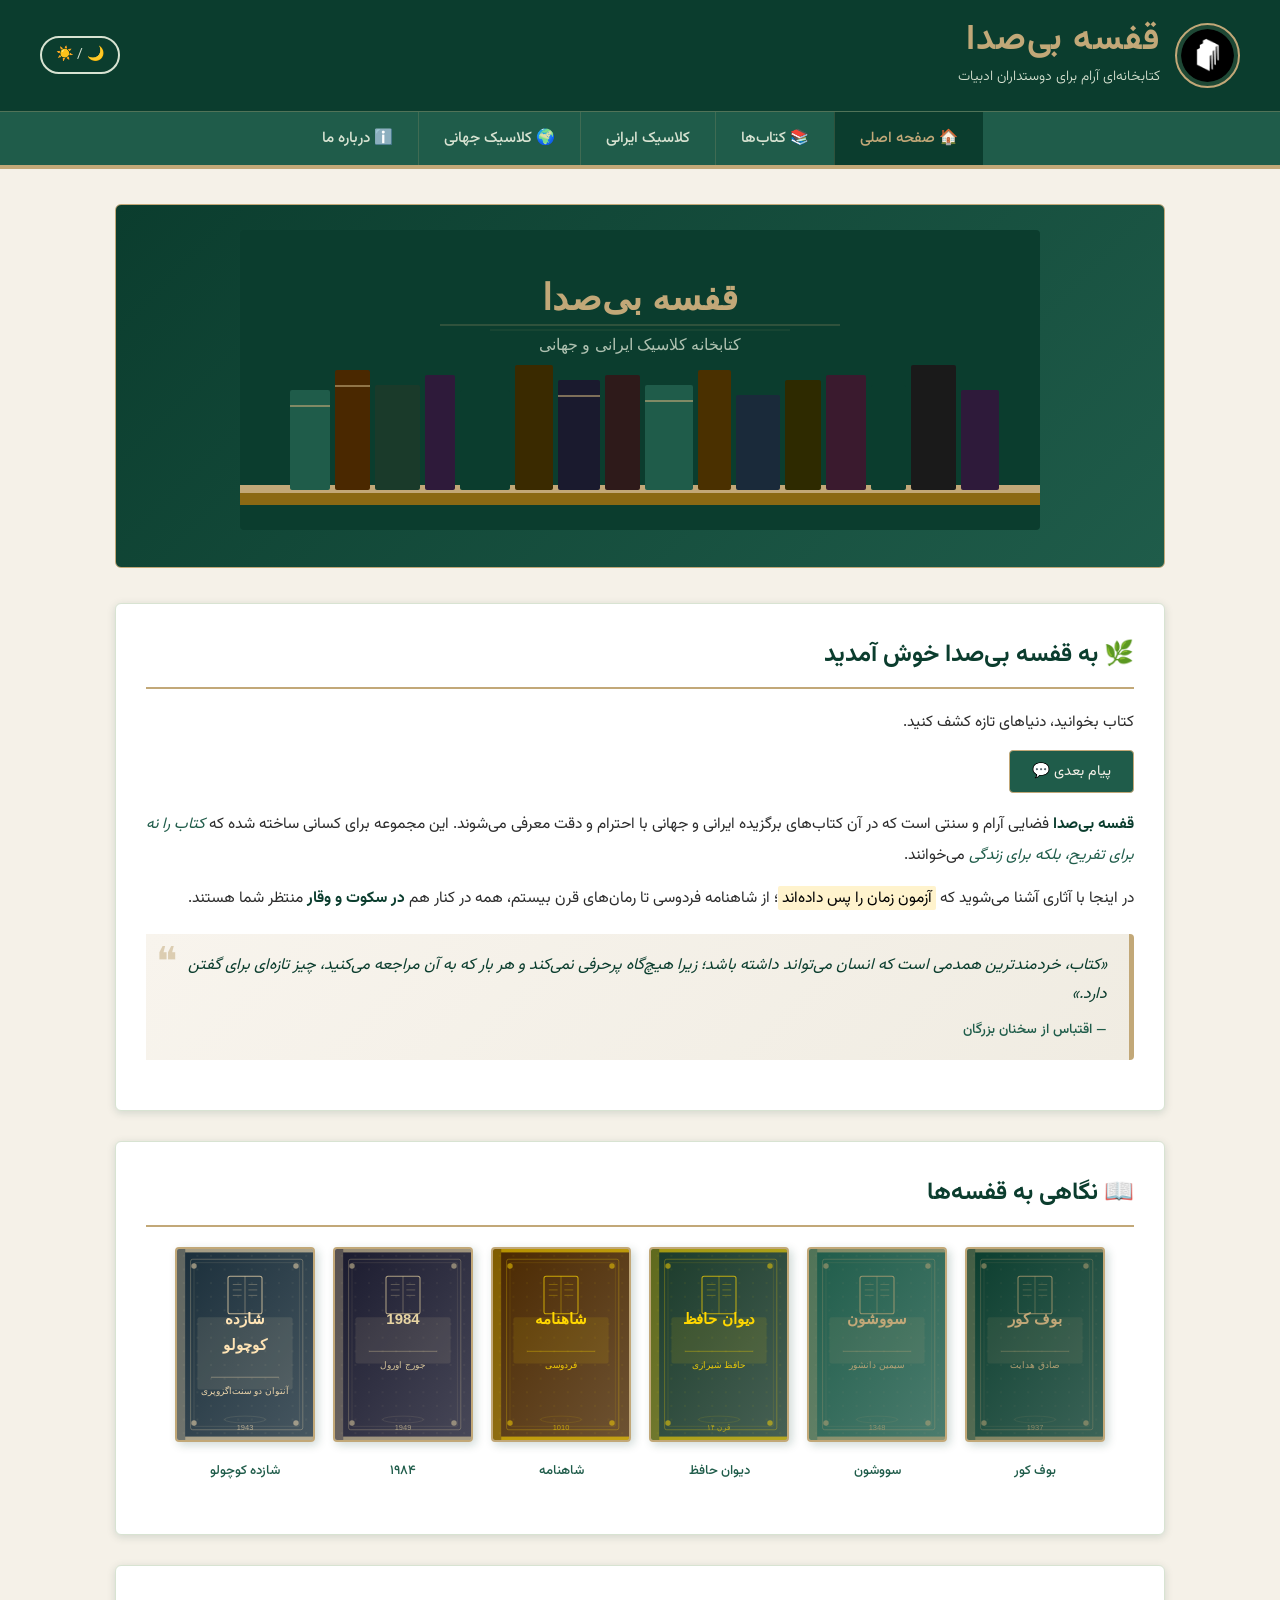
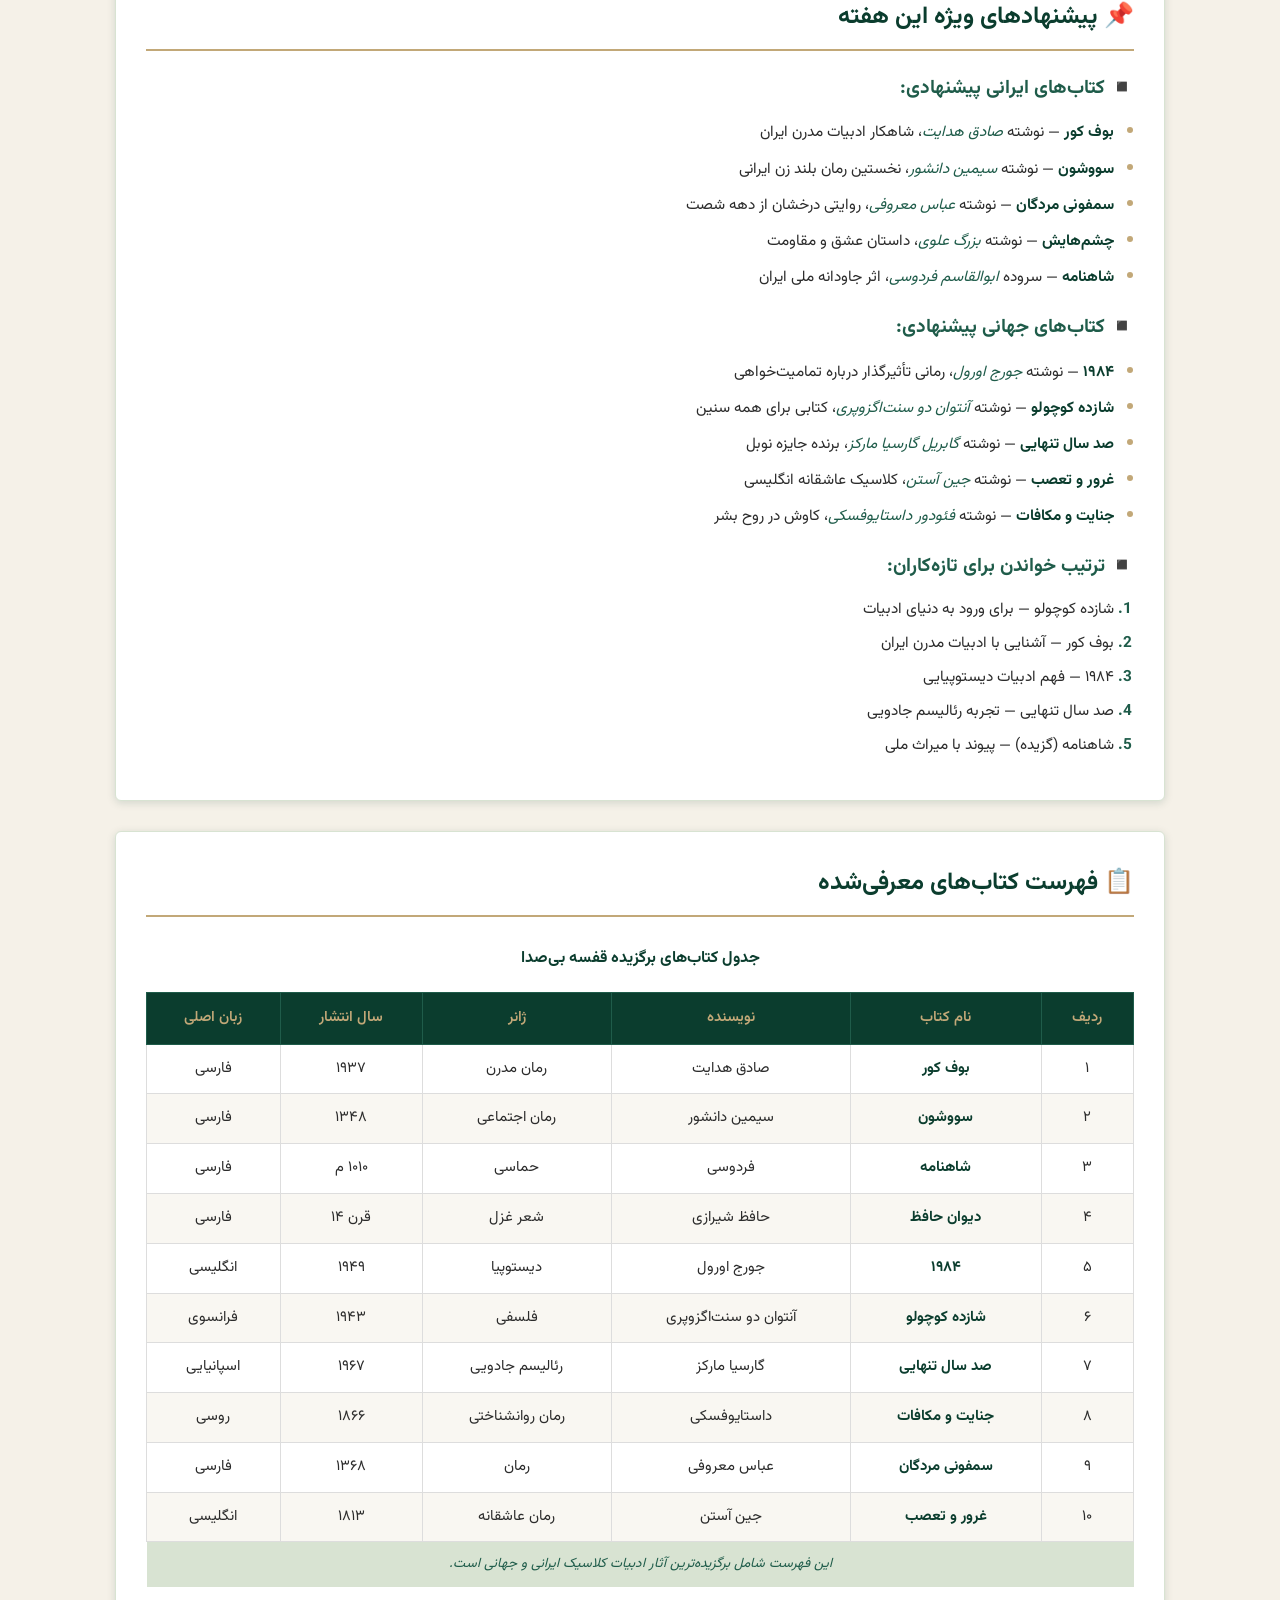
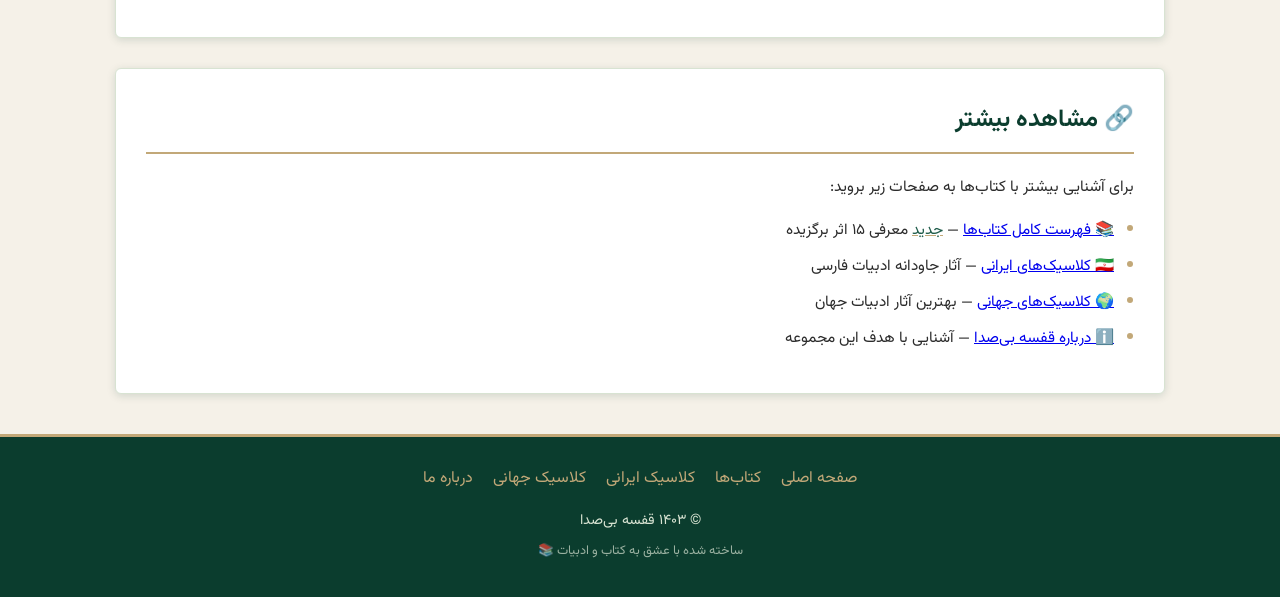
<file: index.html>
<!DOCTYPE html>
<html lang="fa" dir="rtl">
<head>
    <meta charset="UTF-8">
    <meta name="viewport" content="width=device-width, initial-scale=1.0">
    <title>قفسه بی‌صدا - صفحه اصلی</title>
    <link rel="stylesheet" href="style.css">
</head>
<body>

<!-- ==================== هدر ==================== -->
<header>
    <div class="header-top">
        <a href="index.html" class="logo-area">
            <img src="images/library_main.png" alt="لوگو قفسه بی‌صدا" title="قفسه بی‌صدا" class="logo-img">
            <div class="site-title-area">
                <h1>قفسه بی‌صدا</h1>
                <p>کتابخانه‌ای آرام برای دوستداران ادبیات</p>
            </div>
        </a>
        <button class="theme-btn" onclick="toggleTheme()">🌙 / ☀️</button>
    </div>
    <nav>
        <ul>
            <li><a href="index.html" class="active">🏠 صفحه اصلی</a></li>
            <li><a href="books.html">📚 کتاب‌ها</a></li>
            <li><a href="iranian-classics.html">کلاسیک ایرانی</a></li>
            <li><a href="world-classics.html">🌍 کلاسیک جهانی</a></li>
            <li><a href="about.html">ℹ️ درباره ما</a></li>
        </ul>
    </nav>
</header>

<!-- ==================== محتوای اصلی ==================== -->
<main>

    <!-- بنر کتابخانه -->
    <div class="page-banner">
        <img src="images/library_hero.svg" alt="قفسه‌های کتابخانه" title="قفسه بی‌صدا - کتابخانه کلاسیک">
    </div>

    <!-- خوش‌آمدگویی -->
    <div class="section">
        <h2>🌿 به قفسه بی‌صدا خوش آمدید</h2>

        <p id="welcome-msg" data-index="0">
            کتاب بخوانید، دنیاهای تازه کشف کنید.
        </p>
        <button class="btn-theme" onclick="changeWelcomeText()" style="margin-bottom:16px;">پیام بعدی 💬</button>

        <p>
            <strong>قفسه بی‌صدا</strong> فضایی آرام و سنتی است که در آن کتاب‌های برگزیده ایرانی و جهانی
            با احترام و دقت معرفی می‌شوند. این مجموعه برای کسانی ساخته شده که
            <em>کتاب را نه برای تفریح، بلکه برای زندگی</em> می‌خوانند.
        </p>
        <p>
            در اینجا با آثاری آشنا می‌شوید که <mark>آزمون زمان را پس داده‌اند</mark>؛
            از شاهنامه فردوسی تا رمان‌های قرن بیستم، همه در کنار هم
            <strong>در سکوت و وقار</strong> منتظر شما هستند.
        </p>

        <!-- نقل قول ادبی -->
        <blockquote>
            «کتاب، خردمندترین همدمی است که انسان می‌تواند داشته باشد؛
            زیرا هیچ‌گاه پرحرفی نمی‌کند و هر بار که به آن مراجعه می‌کنید،
            چیز تازه‌ای برای گفتن دارد.»
            <cite>— اقتباس از سخنان بزرگان</cite>
        </blockquote>
    </div>

    <!-- تصاویر نمایشی کتاب‌ها -->
    <div class="section">
        <h2>📖 نگاهی به قفسه‌ها</h2>
        <div class="books-showcase">
            <figure>
                <img src="images/buf_e_kur.svg" alt="بوف کور - صادق هدایت" title="بوف کور" class="img-book">
                <figcaption>بوف کور</figcaption>
            </figure>
            <figure>
                <img src="images/savushun.svg" alt="سووشون - سیمین دانشور" title="سووشون" class="img-book">
                <figcaption>سووشون</figcaption>
            </figure>
            <figure>
                <img src="images/divan_hafez.svg" alt="دیوان حافظ" title="دیوان حافظ" class="img-book">
                <figcaption>دیوان حافظ</figcaption>
            </figure>
            <figure>
                <img src="images/shahname.svg" alt="شاهنامه فردوسی" title="شاهنامه" class="img-book">
                <figcaption>شاهنامه</figcaption>
            </figure>
            <figure>
                <img src="images/book_1984.svg" alt="1984 - جورج اورول" title="1984" class="img-book">
                <figcaption>۱۹۸۴</figcaption>
            </figure>
            <figure>
                <img src="images/book_littleprince.svg" alt="شازده کوچولو" title="شازده کوچولو" class="img-book">
                <figcaption>شازده کوچولو</figcaption>
            </figure>
        </div>
    </div>

    <!-- لیست کتاب‌های پیشنهادی -->
    <div class="section">
        <h2>📌 پیشنهادهای ویژه این هفته</h2>

        <h3>◾ کتاب‌های ایرانی پیشنهادی:</h3>
        <ul class="styled-list">
            <li><strong>بوف کور</strong> — نوشته <em>صادق هدایت</em>، شاهکار ادبیات مدرن ایران</li>
            <li><strong>سووشون</strong> — نوشته <em>سیمین دانشور</em>، نخستین رمان بلند زن ایرانی</li>
            <li><strong>سمفونی مردگان</strong> — نوشته <em>عباس معروفی</em>، روایتی درخشان از دهه شصت</li>
            <li><strong>چشم‌هایش</strong> — نوشته <em>بزرگ علوی</em>، داستان عشق و مقاومت</li>
            <li><strong>شاهنامه</strong> — سروده <em>ابوالقاسم فردوسی</em>، اثر جاودانه ملی ایران</li>
        </ul>

        <h3>◾ کتاب‌های جهانی پیشنهادی:</h3>
        <ul class="styled-list">
            <li><strong>۱۹۸۴</strong> — نوشته <em>جورج اورول</em>، رمانی تأثیرگذار درباره تمامیت‌خواهی</li>
            <li><strong>شازده کوچولو</strong> — نوشته <em>آنتوان دو سنت‌اگزوپری</em>، کتابی برای همه سنین</li>
            <li><strong>صد سال تنهایی</strong> — نوشته <em>گابریل گارسیا مارکز</em>، برنده جایزه نوبل</li>
            <li><strong>غرور و تعصب</strong> — نوشته <em>جین آستن</em>، کلاسیک عاشقانه انگلیسی</li>
            <li><strong>جنایت و مکافات</strong> — نوشته <em>فئودور داستایوفسکی</em>، کاوش در روح بشر</li>
        </ul>

        <h3>◾ ترتیب خواندن برای تازه‌کاران:</h3>
        <ol class="styled-list">
            <li>شازده کوچولو — برای ورود به دنیای ادبیات</li>
            <li>بوف کور — آشنایی با ادبیات مدرن ایران</li>
            <li>۱۹۸۴ — فهم ادبیات دیستوپیایی</li>
            <li>صد سال تنهایی — تجربه رئالیسم جادویی</li>
            <li>شاهنامه (گزیده) — پیوند با میراث ملی</li>
        </ol>
    </div>

    <!-- جدول کتاب‌ها -->
    <div class="section">
        <h2>📋 فهرست کتاب‌های معرفی‌شده</h2>
        <div class="table-wrap">
            <table>
                <caption>جدول کتاب‌های برگزیده قفسه بی‌صدا</caption>
                <thead>
                    <tr>
                        <th>ردیف</th>
                        <th>نام کتاب</th>
                        <th>نویسنده</th>
                        <th>ژانر</th>
                        <th>سال انتشار</th>
                        <th>زبان اصلی</th>
                    </tr>
                </thead>
                <tbody>
                    <tr>
                        <td>۱</td>
                        <td><strong>بوف کور</strong></td>
                        <td>صادق هدایت</td>
                        <td>رمان مدرن</td>
                        <td>۱۹۳۷</td>
                        <td>فارسی</td>
                    </tr>
                    <tr>
                        <td>۲</td>
                        <td><strong>سووشون</strong></td>
                        <td>سیمین دانشور</td>
                        <td>رمان اجتماعی</td>
                        <td>۱۳۴۸</td>
                        <td>فارسی</td>
                    </tr>
                    <tr>
                        <td>۳</td>
                        <td><strong>شاهنامه</strong></td>
                        <td>فردوسی</td>
                        <td>حماسی</td>
                        <td>۱۰۱۰ م</td>
                        <td>فارسی</td>
                    </tr>
                    <tr>
                        <td>۴</td>
                        <td><strong>دیوان حافظ</strong></td>
                        <td>حافظ شیرازی</td>
                        <td>شعر غزل</td>
                        <td>قرن ۱۴</td>
                        <td>فارسی</td>
                    </tr>
                    <tr>
                        <td>۵</td>
                        <td><strong>۱۹۸۴</strong></td>
                        <td>جورج اورول</td>
                        <td>دیستوپیا</td>
                        <td>۱۹۴۹</td>
                        <td>انگلیسی</td>
                    </tr>
                    <tr>
                        <td>۶</td>
                        <td><strong>شازده کوچولو</strong></td>
                        <td>آنتوان دو سنت‌اگزوپری</td>
                        <td>فلسفی</td>
                        <td>۱۹۴۳</td>
                        <td>فرانسوی</td>
                    </tr>
                    <tr>
                        <td>۷</td>
                        <td><strong>صد سال تنهایی</strong></td>
                        <td>گارسیا مارکز</td>
                        <td>رئالیسم جادویی</td>
                        <td>۱۹۶۷</td>
                        <td>اسپانیایی</td>
                    </tr>
                    <tr>
                        <td>۸</td>
                        <td><strong>جنایت و مکافات</strong></td>
                        <td>داستایوفسکی</td>
                        <td>رمان روانشناختی</td>
                        <td>۱۸۶۶</td>
                        <td>روسی</td>
                    </tr>
                    <tr>
                        <td>۹</td>
                        <td><strong>سمفونی مردگان</strong></td>
                        <td>عباس معروفی</td>
                        <td>رمان</td>
                        <td>۱۳۶۸</td>
                        <td>فارسی</td>
                    </tr>
                    <tr>
                        <td>۱۰</td>
                        <td><strong>غرور و تعصب</strong></td>
                        <td>جین آستن</td>
                        <td>رمان عاشقانه</td>
                        <td>۱۸۱۳</td>
                        <td>انگلیسی</td>
                    </tr>
                </tbody>
                <tfoot>
                    <tr>
                        <td colspan="6">این فهرست شامل برگزیده‌ترین آثار ادبیات کلاسیک ایرانی و جهانی است.</td>
                    </tr>
                </tfoot>
            </table>
        </div>
    </div>

    <!-- لینک به صفحات دیگر -->
    <div class="section">
        <h2>🔗 مشاهده بیشتر</h2>
        <p>برای آشنایی بیشتر با کتاب‌ها به صفحات زیر بروید:</p>
        <ul class="styled-list">
            <li>
                <a href="books.html" title="مشاهده تمام کتاب‌ها">📚 فهرست کامل کتاب‌ها</a>
                — <ins>جدید</ins> معرفی ۱۵ اثر برگزیده
            </li>
            <li>
                <a href="iranian-classics.html" title="کلاسیک‌های ایرانی">🇮🇷 کلاسیک‌های ایرانی</a>
                — آثار جاودانه ادبیات فارسی
            </li>
            <li>
                <a href="world-classics.html" title="کلاسیک‌های جهانی">🌍 کلاسیک‌های جهانی</a>
                — بهترین آثار ادبیات جهان
            </li>
            <li>
                <a href="about.html" title="درباره سایت">ℹ️ درباره قفسه بی‌صدا</a>
                — آشنایی با هدف این مجموعه
            </li>
        </ul>
    </div>

</main>

<!-- ==================== فوتر ==================== -->
<footer>
    <ul class="footer-nav">
        <li><a href="index.html">صفحه اصلی</a></li>
        <li><a href="books.html">کتاب‌ها</a></li>
        <li><a href="iranian-classics.html">کلاسیک ایرانی</a></li>
        <li><a href="world-classics.html">کلاسیک جهانی</a></li>
        <li><a href="about.html">درباره ما</a></li>
    </ul>
    <p>© ۱۴۰۳ قفسه بی‌صدا</p>
    <p style="font-size:0.8rem; opacity:0.7; margin-top:5px;">ساخته شده با عشق به کتاب و ادبیات 📚</p>
</footer>

<script src="script.js"></script>
</body>
</html>
</file>
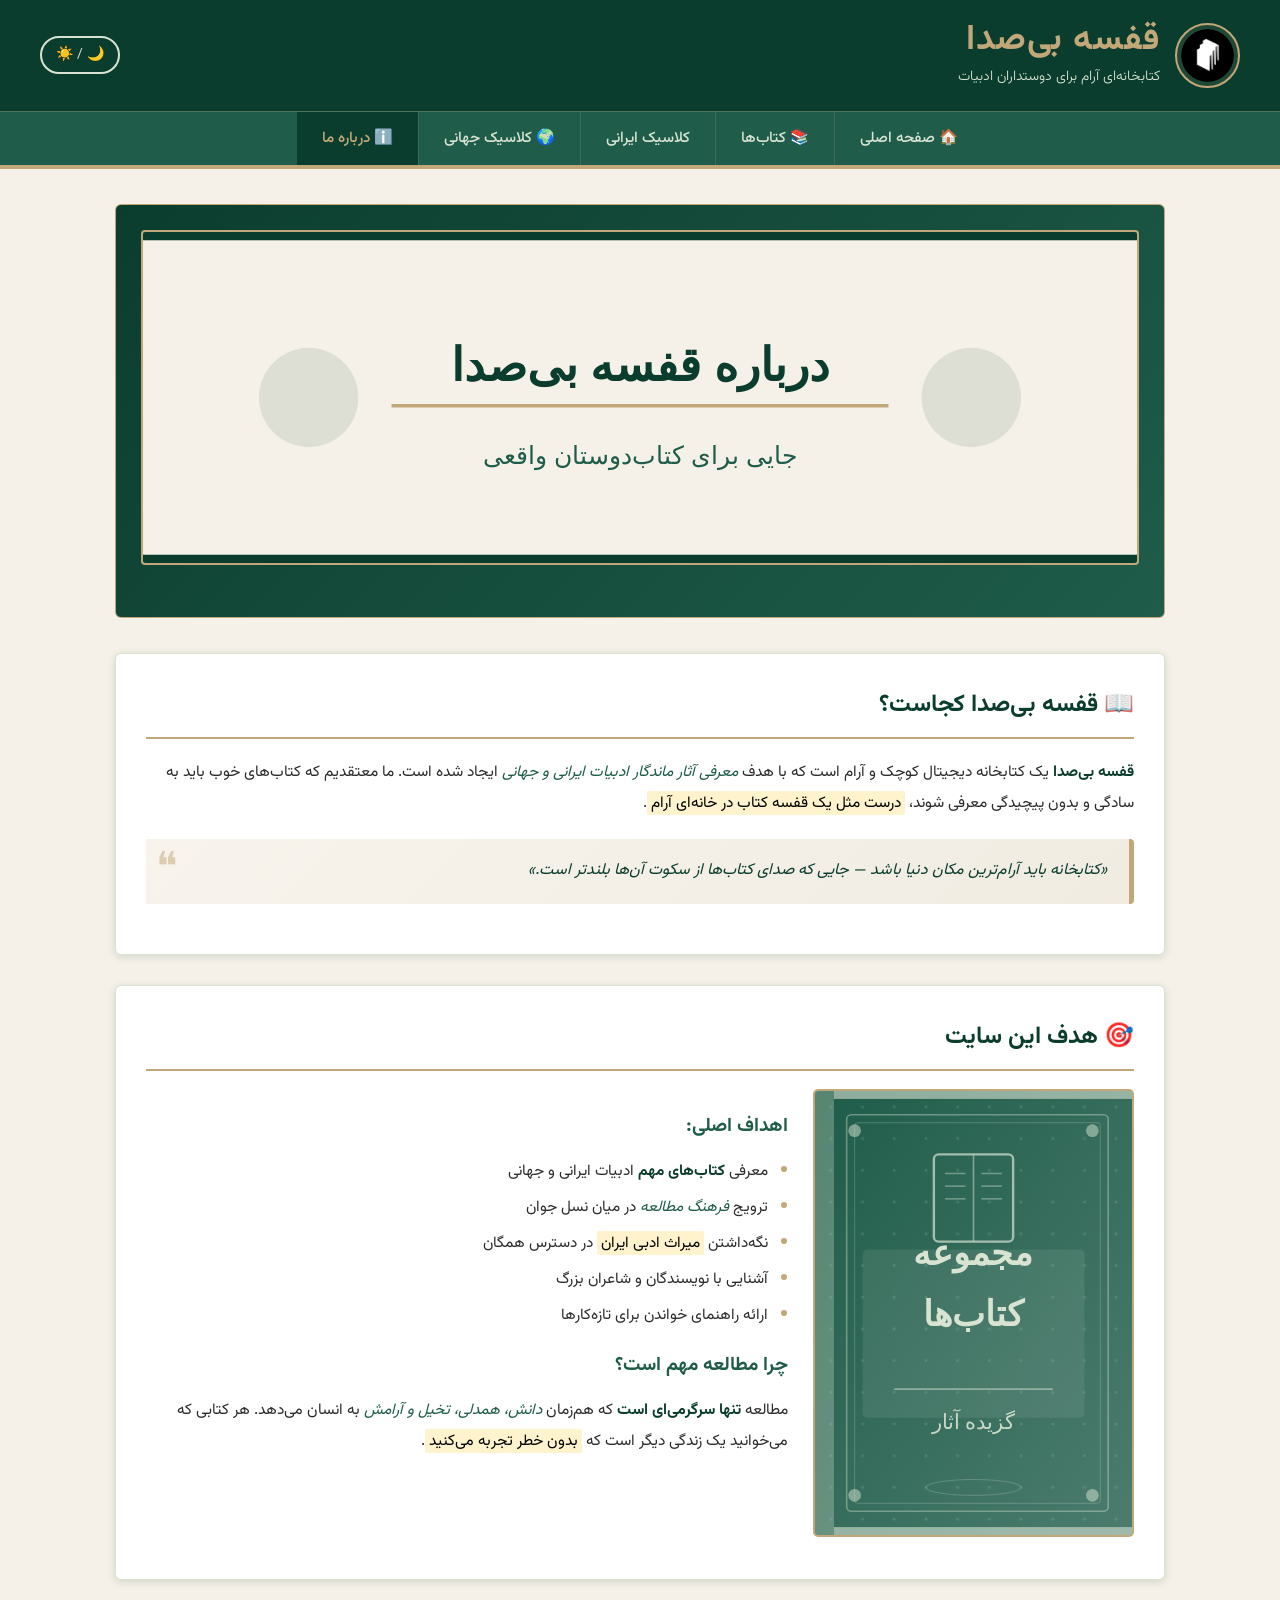
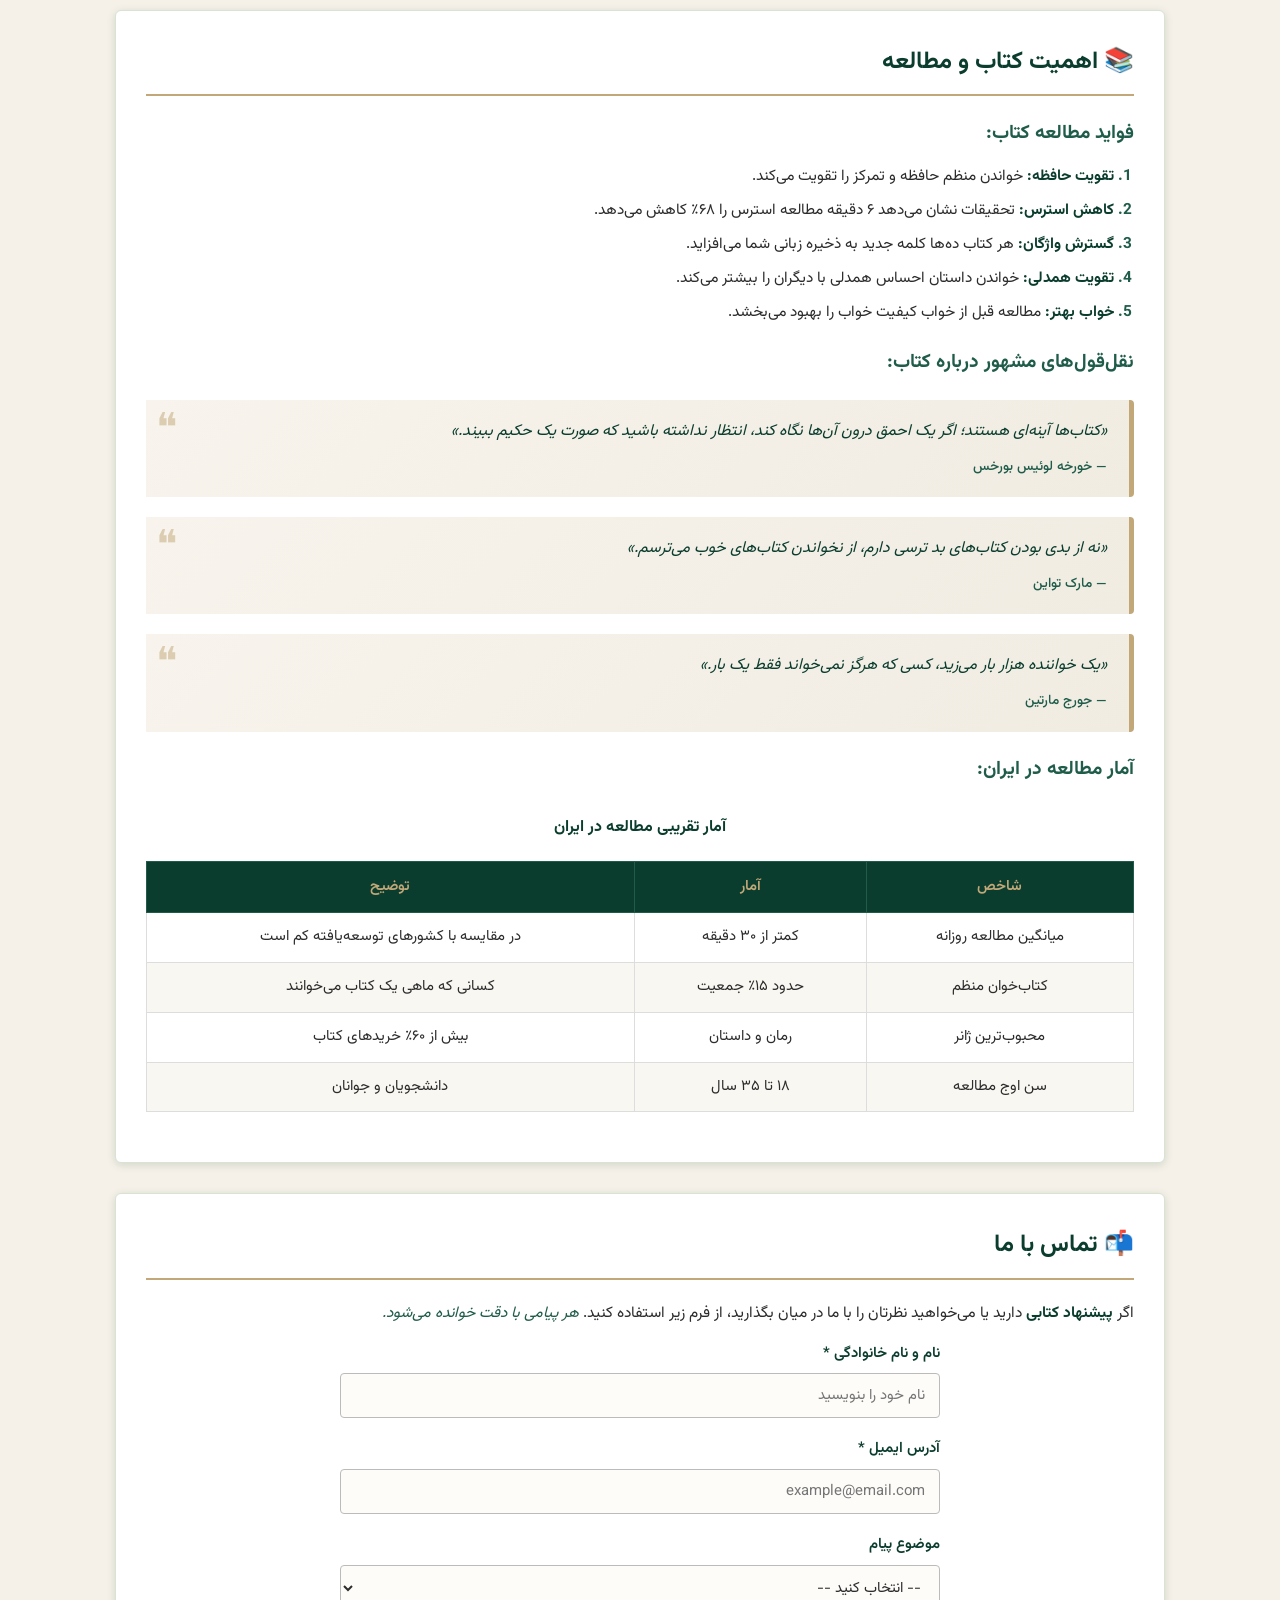
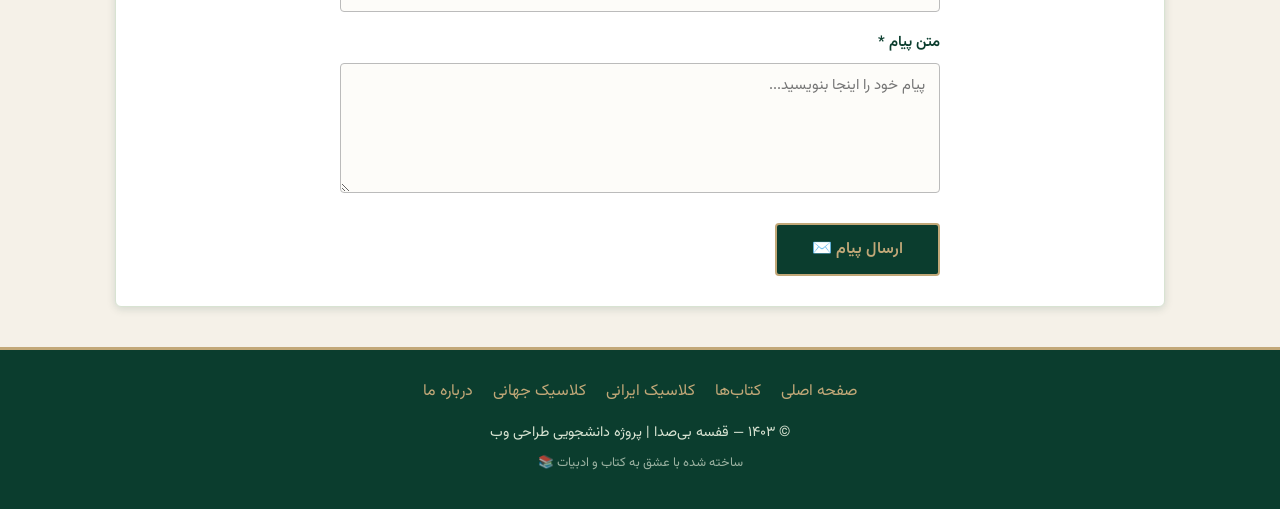
<file: about.html>
<!DOCTYPE html>
<html lang="fa" dir="rtl">
<head>
    <meta charset="UTF-8">
    <meta name="viewport" content="width=device-width, initial-scale=1.0">
    <title>قفسه بی‌صدا - درباره ما</title>
    <link rel="stylesheet" href="style.css">
</head>
<body>

<!-- ==================== هدر ==================== -->
<header>
    <div class="header-top">
        <a href="index.html" class="logo-area">
            <img src="images/library_main.png" alt="لوگو قفسه بی‌صدا" class="logo-img">
            <div class="site-title-area">
                <h1>قفسه بی‌صدا</h1>
                <p>کتابخانه‌ای آرام برای دوستداران ادبیات</p>
            </div>
        </a>
      <button class="theme-btn" onclick="toggleTheme()">🌙 / ☀️</button>
    </div>
    <nav>
        <ul>
            <li><a href="index.html">🏠 صفحه اصلی</a></li>
            <li><a href="books.html">📚 کتاب‌ها</a></li>
            <li><a href="iranian-classics.html">کلاسیک ایرانی</a></li>
            <li><a href="world-classics.html">🌍 کلاسیک جهانی</a></li>
            <li><a href="about.html" class="active">ℹ️ درباره ما</a></li>
        </ul>
    </nav>
</header>

<!-- ==================== محتوا ==================== -->
<main>

    <!-- بنر -->
    <div class="page-banner">
        <img src="images/about_banner.svg" alt="درباره قفسه بی‌صدا" title="درباره ما" class="img-library">
    </div>

    <!-- درباره سایت -->
    <div class="section">
        <h2>📖 قفسه بی‌صدا کجاست؟</h2>

        <p>
            <strong>قفسه بی‌صدا</strong> یک کتابخانه دیجیتال کوچک و آرام است که با هدف
            <em>معرفی آثار ماندگار ادبیات ایرانی و جهانی</em> ایجاد شده است.
            ما معتقدیم که کتاب‌های خوب باید به سادگی و بدون پیچیدگی معرفی شوند،
            <mark>درست مثل یک قفسه کتاب در خانه‌ای آرام</mark>.
        </p>

   

        <blockquote>
            «کتابخانه باید آرام‌ترین مکان دنیا باشد — جایی که صدای کتاب‌ها
            از سکوت آن‌ها بلندتر است.»
            
        </blockquote>
    </div>

    <!-- تصویر و مشخصات -->
    <div class="section">
        <h2>🎯 هدف این سایت</h2>

        <div style="display:flex; gap:25px; align-items:flex-start; flex-wrap:wrap;">
            <div style="flex:1; min-width:220px;">
                <img src="images/books_pile.svg" alt="مجموعه کتاب‌ها" style="width:100%; border:2px solid #C2A878; border-radius:5px;">
            </div>
            <div style="flex:2; min-width:280px;">
                <h3>اهداف اصلی:</h3>
                <ul class="styled-list">
                    <li>معرفی <strong>کتاب‌های مهم</strong> ادبیات ایرانی و جهانی</li>
                    <li>ترویج <em>فرهنگ مطالعه</em> در میان نسل جوان</li>
                    <li>نگه‌داشتن <mark>میراث ادبی ایران</mark> در دسترس همگان</li>
                    <li>آشنایی با نویسندگان و شاعران بزرگ</li>
                    <li>ارائه راهنمای خواندن برای تازه‌کارها</li>
                </ul>

                <h3>چرا مطالعه مهم است؟</h3>
                <p>
                    مطالعه <strong>تنها سرگرمی‌ای است</strong> که هم‌زمان
                    <em>دانش، همدلی، تخیل و آرامش</em> به انسان می‌دهد.
                    هر کتابی که می‌خوانید یک زندگی دیگر است که
                    <mark>بدون خطر تجربه می‌کنید</mark>.
                </p>
            </div>
        </div>
    </div>

    <!-- اهمیت کتاب -->
    <div class="section">
        <h2>📚 اهمیت کتاب و مطالعه</h2>

        <h3>فواید مطالعه کتاب:</h3>
        <ol class="styled-list">
            <li><strong>تقویت حافظه:</strong> خواندن منظم حافظه و تمرکز را تقویت می‌کند.</li>
            <li><strong>کاهش استرس:</strong> تحقیقات نشان می‌دهد ۶ دقیقه مطالعه استرس را ۶۸٪ کاهش می‌دهد.</li>
            <li><strong>گسترش واژگان:</strong> هر کتاب ده‌ها کلمه جدید به ذخیره زبانی شما می‌افزاید.</li>
            <li><strong>تقویت همدلی:</strong> خواندن داستان احساس همدلی با دیگران را بیشتر می‌کند.</li>
            <li><strong>خواب بهتر:</strong> مطالعه قبل از خواب کیفیت خواب را بهبود می‌بخشد.</li>
        </ol>

        <h3>نقل‌قول‌های مشهور درباره کتاب:</h3>

        <blockquote>
            «کتاب‌ها آینه‌ای هستند؛ اگر یک احمق درون آن‌ها نگاه کند،
            انتظار نداشته باشید که صورت یک حکیم ببیند.»
            <cite>— خورخه لوئیس بورخس</cite>
        </blockquote>

        <blockquote>
            «نه از بدی بودن کتاب‌های بد ترسی دارم،
            از نخواندن کتاب‌های خوب می‌ترسم.»
            <cite>— مارک تواین</cite>
        </blockquote>

        <blockquote>
            «یک خواننده هزار بار می‌زید، کسی که هرگز نمی‌خواند فقط یک بار.»
            <cite>— جورج مارتین</cite>
        </blockquote>

        <h3>آمار مطالعه در ایران:</h3>
        <div class="table-wrap">
            <table>
                <caption>آمار تقریبی مطالعه در ایران</caption>
                <thead>
                    <tr>
                        <th>شاخص</th>
                        <th>آمار</th>
                        <th>توضیح</th>
                    </tr>
                </thead>
                <tbody>
                    <tr>
                        <td>میانگین مطالعه روزانه</td>
                        <td>کمتر از ۳۰ دقیقه</td>
                        <td>در مقایسه با کشورهای توسعه‌یافته کم است</td>
                    </tr>
                    <tr>
                        <td>کتاب‌خوان منظم</td>
                        <td>حدود ۱۵٪ جمعیت</td>
                        <td>کسانی که ماهی یک کتاب می‌خوانند</td>
                    </tr>
                    <tr>
                        <td>محبوب‌ترین ژانر</td>
                        <td>رمان و داستان</td>
                        <td>بیش از ۶۰٪ خریدهای کتاب</td>
                    </tr>
                    <tr>
                        <td>سن اوج مطالعه</td>
                        <td>۱۸ تا ۳۵ سال</td>
                        <td>دانشجویان و جوانان</td>
                    </tr>
                </tbody>
            </table>
        </div>
    </div>

    <!-- فرم تماس -->
    <div class="section">
        <h2>📬 تماس با ما</h2>
        <p>
            اگر <strong>پیشنهاد کتابی</strong> دارید یا می‌خواهید نظرتان را با ما در میان بگذارید،
            از فرم زیر استفاده کنید. <em>هر پیامی با دقت خوانده می‌شود.</em>
        </p>

        <div class="contact-form">
            <form id="contact-form" onsubmit="validateForm(event)">

                <div class="form-group">
                    <label for="name">نام و نام خانوادگی *</label>
                    <input type="text" id="name" name="name" placeholder="نام خود را بنویسید">
                </div>

                <div class="form-group">
                    <label for="email">آدرس ایمیل *</label>
                    <input type="email" id="email" name="email" placeholder="example@email.com">
                </div>

                <div class="form-group">
                    <label for="subject">موضوع پیام</label>
                    <select id="subject" name="subject">
                        <option value="">-- انتخاب کنید --</option>
                        <option value="suggest">پیشنهاد کتاب جدید</option>
                        <option value="feedback">نظر درباره سایت</option>
                        <option value="review">نقد و بررسی کتاب</option>
                        <option value="other">سایر موارد</option>
                    </select>
                </div>

                <div class="form-group">
                    <label for="message">متن پیام *</label>
                    <textarea id="message" name="message" placeholder="پیام خود را اینجا بنویسید..."></textarea>
                </div>

                <button type="submit" class="btn-submit">ارسال پیام ✉️</button>
            </form>
        </div>
    </div>

    <!-- مشخصات فنی پروژه -->
   
</main>

<footer>
    <ul class="footer-nav">
        <li><a href="index.html">صفحه اصلی</a></li>
        <li><a href="books.html">کتاب‌ها</a></li>
        <li><a href="iranian-classics.html">کلاسیک ایرانی</a></li>
        <li><a href="world-classics.html">کلاسیک جهانی</a></li>
        <li><a href="about.html">درباره ما</a></li>
    </ul>
    <p>© ۱۴۰۳ — قفسه بی‌صدا | پروژه دانشجویی طراحی وب</p>
    <p style="font-size:0.8rem; opacity:0.7; margin-top:5px;">ساخته شده با عشق به کتاب و ادبیات 📚</p>
</footer>

<script src="script.js"></script>
</body>
</html>
</file>
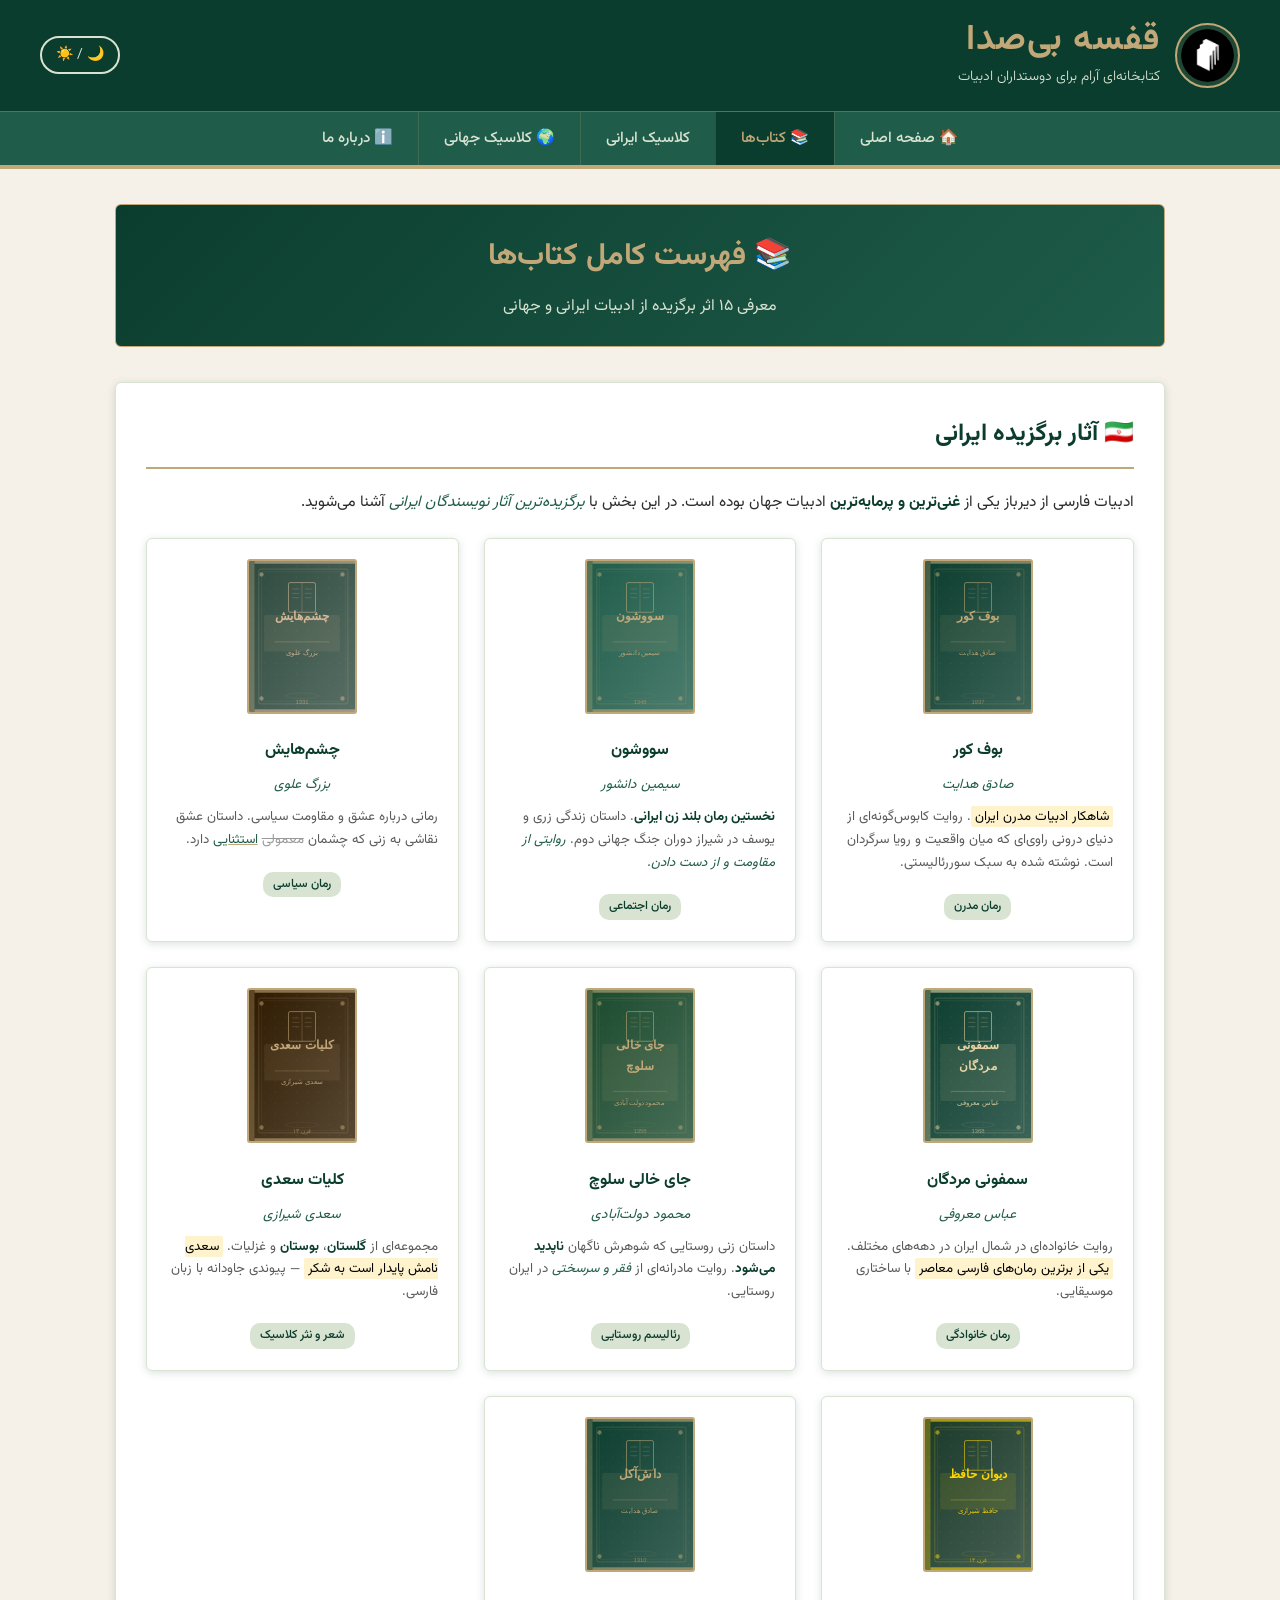
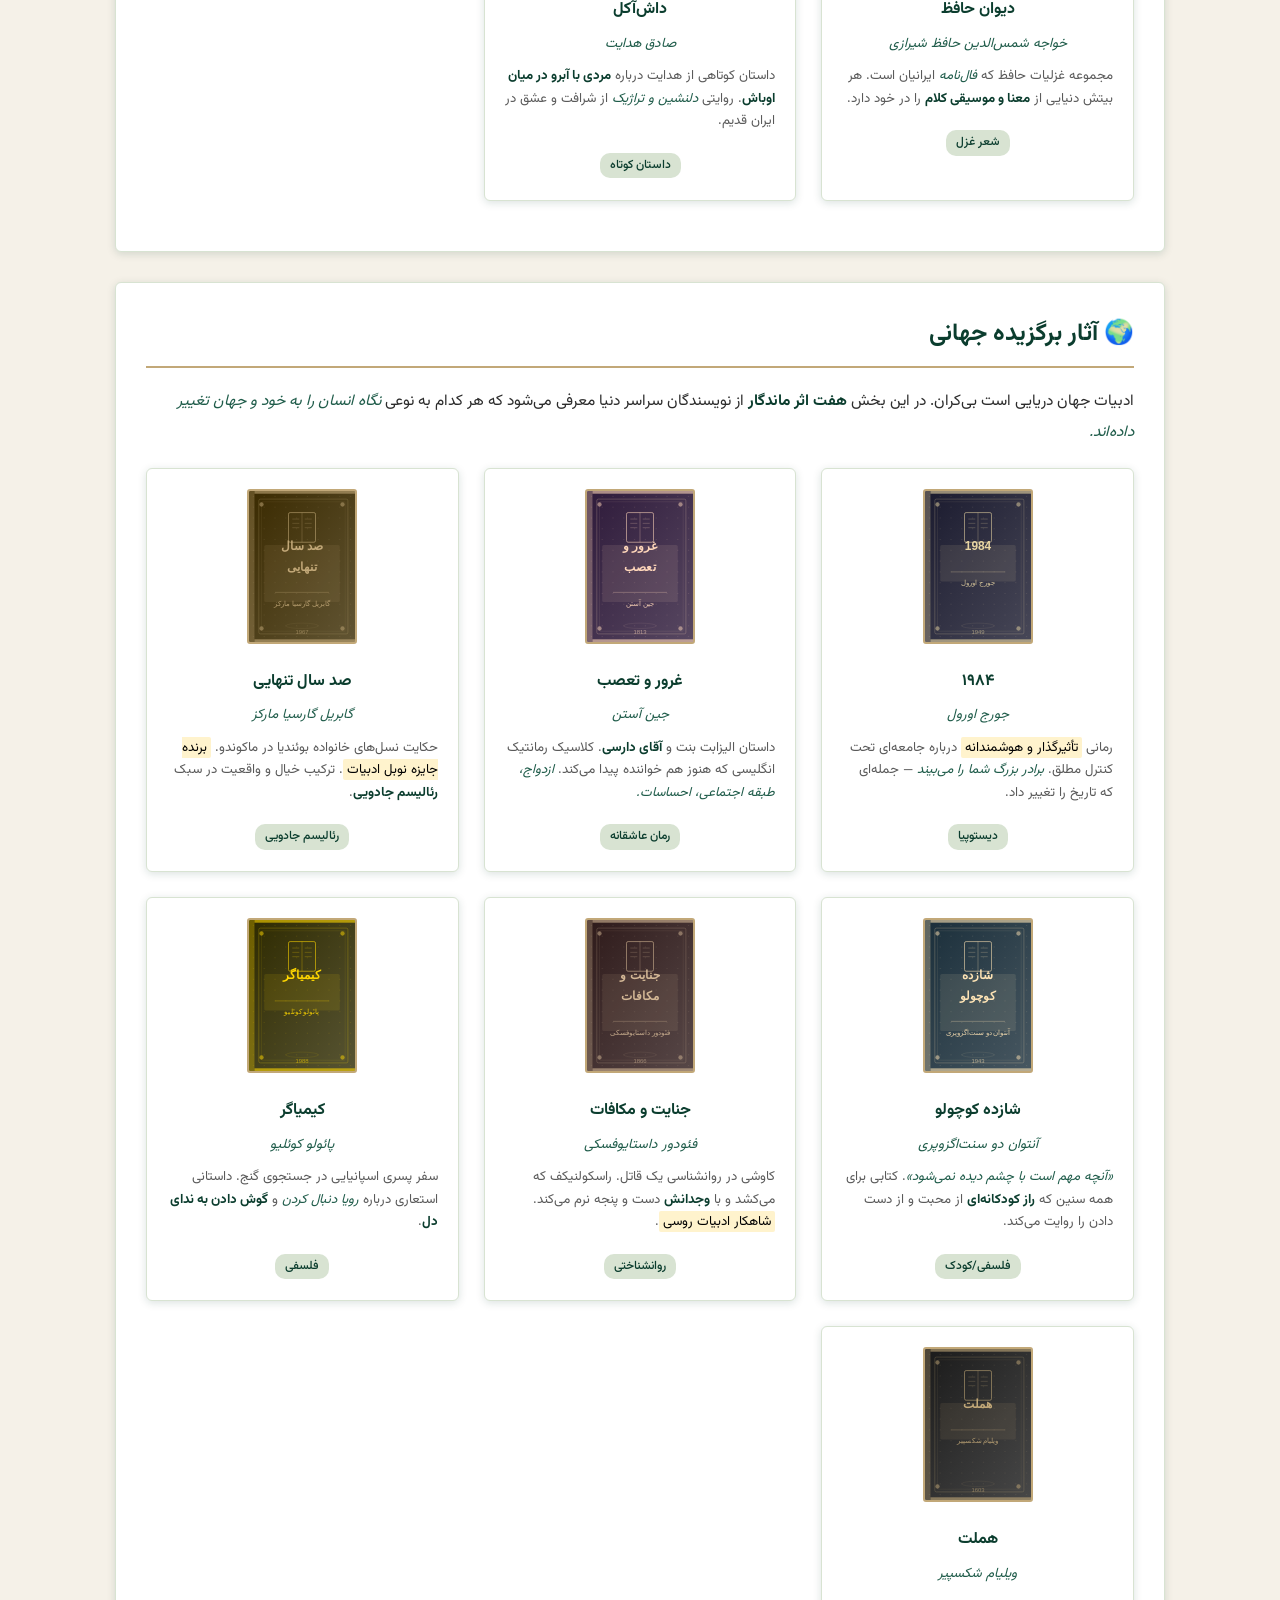
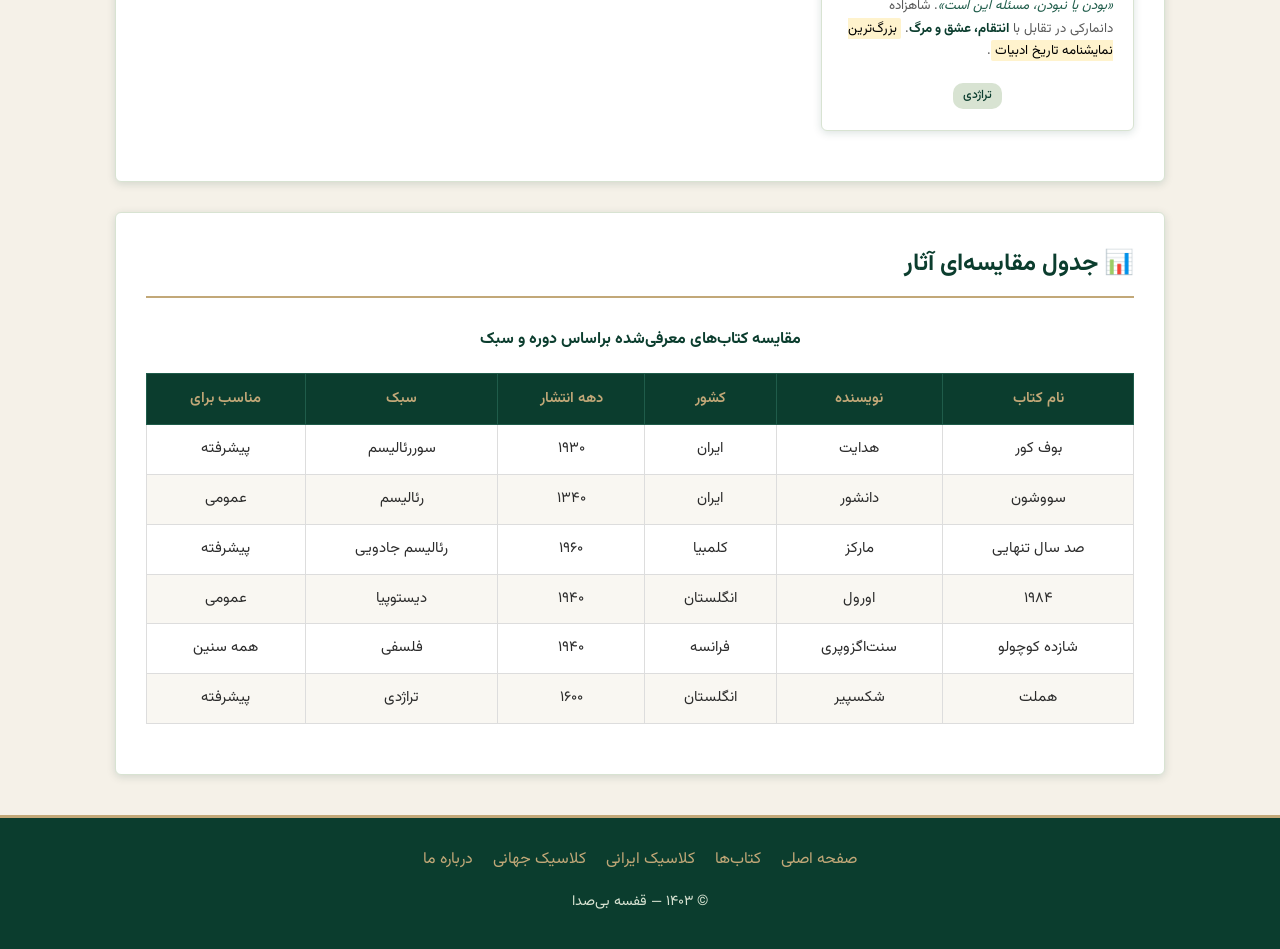
<file: books.html>
<!DOCTYPE html>
<html lang="fa" dir="rtl">
<head>
    <meta charset="UTF-8">
    <meta name="viewport" content="width=device-width, initial-scale=1.0">
    <title>قفسه بی‌صدا - کتاب‌ها</title>
    <link rel="stylesheet" href="style.css">
</head>
<body>

<!-- ==================== هدر ==================== -->
<header>
    <div class="header-top">
        <a href="index.html" class="logo-area">
            <img src="images/library_main.png" alt="لوگو قفسه بی‌صدا" class="logo-img">
            <div class="site-title-area">
                <h1>قفسه بی‌صدا</h1>
                <p>کتابخانه‌ای آرام برای دوستداران ادبیات</p>
            </div>
        </a>
        <button class="theme-btn" onclick="toggleTheme()">🌙 / ☀️</button>
    </div>
    <nav>
        <ul>
            <li><a href="index.html">🏠 صفحه اصلی</a></li>
            <li><a href="books.html" class="active">📚 کتاب‌ها</a></li>
            <li><a href="iranian-classics.html"> کلاسیک ایرانی</a></li>
            <li><a href="world-classics.html">🌍 کلاسیک جهانی</a></li>
            <li><a href="about.html">ℹ️ درباره ما</a></li>
        </ul>
    </nav>
</header>

<!-- ==================== محتوا ==================== -->
<main>

    <div class="page-banner">
        <h2>📚 فهرست کامل کتاب‌ها</h2>
        <p>معرفی ۱۵ اثر برگزیده از ادبیات ایرانی و جهانی</p>
    </div>

    <!-- کتاب‌های ایرانی -->
    <div class="section">
        <h2>🇮🇷 آثار برگزیده ایرانی</h2>
        <p>
            ادبیات فارسی از دیرباز یکی از <strong>غنی‌ترین و پرمایه‌ترین</strong> ادبیات جهان بوده است.
            در این بخش با <em>برگزیده‌ترین آثار نویسندگان ایرانی</em> آشنا می‌شوید.
        </p>

        <div class="books-grid">

            <!-- کتاب ۱ -->
            <div class="book-card">
                <img src="images/buf_e_kur.svg" alt="بوف کور - صادق هدایت" title="بوف کور">
                <h3>بوف کور</h3>
                <p class="author">صادق هدایت</p>
                <p class="desc">
                    <mark>شاهکار ادبیات مدرن ایران</mark>. روایت کابوس‌گونه‌ای از دنیای درونی
                    راوی‌ای که میان واقعیت و رویا سرگردان است. نوشته شده به سبک سوررئالیستی.
                </p>
                <span class="genre">رمان مدرن</span>
            </div>

            <!-- کتاب ۲ -->
            <div class="book-card">
                <img src="images/savushun.svg" alt="سووشون - سیمین دانشور" title="سووشون">
                <h3>سووشون</h3>
                <p class="author">سیمین دانشور</p>
                <p class="desc">
                    <strong>نخستین رمان بلند زن ایرانی</strong>. داستان زندگی زری و یوسف در شیراز
                    دوران جنگ جهانی دوم. <em>روایتی از مقاومت و از دست دادن.</em>
                </p>
                <span class="genre">رمان اجتماعی</span>
            </div>

            <!-- کتاب ۳ -->
            <div class="book-card">
                <img src="images/cheshmhayash.svg" alt="چشم‌هایش - بزرگ علوی" title="چشم‌هایش">
                <h3>چشم‌هایش</h3>
                <p class="author">بزرگ علوی</p>
                <p class="desc">
                    رمانی درباره عشق و مقاومت سیاسی. داستان عشق نقاشی به زنی که
                    چشمان <del>معمولی</del> <ins>استثنایی</ins> دارد.
                </p>
                <span class="genre">رمان سیاسی</span>
            </div>

            <!-- کتاب ۴ -->
            <div class="book-card">
                <img src="images/symphony.svg" alt="سمفونی مردگان - عباس معروفی" title="سمفونی مردگان">
                <h3>سمفونی مردگان</h3>
                <p class="author">عباس معروفی</p>
                <p class="desc">
                    روایت خانواده‌ای در شمال ایران در دهه‌های مختلف.
                    <mark>یکی از برترین رمان‌های فارسی معاصر</mark> با ساختاری موسیقایی.
                </p>
                <span class="genre">رمان خانوادگی</span>
            </div>

            <!-- کتاب ۵ -->
            <div class="book-card">
                <img src="images/soluch.svg" alt="جای خالی سلوچ - محمود دولت‌آبادی" title="جای خالی سلوچ">
                <h3>جای خالی سلوچ</h3>
                <p class="author">محمود دولت‌آبادی</p>
                <p class="desc">
                    داستان زنی روستایی که شوهرش ناگهان <strong>ناپدید می‌شود</strong>.
                    روایت مادرانه‌ای از <em>فقر و سرسختی</em> در ایران روستایی.
                </p>
                <span class="genre">رئالیسم روستایی</span>
            </div>

            <!-- کتاب ۶ -->
            <div class="book-card">
                <img src="images/koliyat_saadi.svg" alt="کلیات سعدی" title="کلیات سعدی">
                <h3>کلیات سعدی</h3>
                <p class="author">سعدی شیرازی</p>
                <p class="desc">
                    مجموعه‌ای از <strong>گلستان</strong>، <strong>بوستان</strong> و غزلیات.
                    <mark>سعدی نامش پایدار است به شکر</mark> — پیوندی جاودانه با زبان فارسی.
                </p>
                <span class="genre">شعر و نثر کلاسیک</span>
            </div>

            <!-- کتاب ۷ -->
            <div class="book-card">
                <img src="images/divan_hafez.svg" alt="دیوان حافظ" title="دیوان حافظ">
                <h3>دیوان حافظ</h3>
                <p class="author">خواجه شمس‌الدین حافظ شیرازی</p>
                <p class="desc">
                    مجموعه غزلیات حافظ که <em>فال‌نامه</em> ایرانیان است.
                    هر بیتش دنیایی از <strong>معنا و موسیقی کلام</strong> را در خود دارد.
                </p>
                <span class="genre">شعر غزل</span>
            </div>

            <!-- کتاب ۸ -->
            <div class="book-card">
                <img src="images/blind_owl_2.svg" alt="داش‌آکل - صادق هدایت" title="داش‌آکل">
                <h3>داش‌آکل</h3>
                <p class="author">صادق هدایت</p>
                <p class="desc">
                    داستان کوتاهی از هدایت درباره <strong>مردی با آبرو در میان اوباش</strong>.
                    روایتی <em>دلنشین و تراژیک</em> از شرافت و عشق در ایران قدیم.
                </p>
                <span class="genre">داستان کوتاه</span>
            </div>

        </div>
    </div>

    <!-- کتاب‌های جهانی -->
    <div class="section">
        <h2>🌍 آثار برگزیده جهانی</h2>
        <p>
            ادبیات جهان دریایی است بی‌کران. در این بخش <strong>هفت اثر ماندگار</strong>
            از نویسندگان سراسر دنیا معرفی می‌شود که هر کدام به نوعی
            <em>نگاه انسان را به خود و جهان تغییر داده‌اند.</em>
        </p>

        <div class="books-grid">

            <!-- کتاب ۹ -->
            <div class="book-card">
                <img src="images/book_1984.svg" alt="1984 - جورج اورول" title="1984">
                <h3>۱۹۸۴</h3>
                <p class="author">جورج اورول</p>
                <p class="desc">
                    رمانی <mark>تأثیرگذار و هوشمندانه</mark> درباره جامعه‌ای تحت کنترل مطلق.
                    <em>برادر بزرگ شما را می‌بیند</em> — جمله‌ای که تاریخ را تغییر داد.
                </p>
                <span class="genre">دیستوپیا</span>
            </div>

            <!-- کتاب ۱۰ -->
            <div class="book-card">
                <img src="images/book_pride.svg" alt="غرور و تعصب - جین آستن" title="غرور و تعصب">
                <h3>غرور و تعصب</h3>
                <p class="author">جین آستن</p>
                <p class="desc">
                    داستان الیزابت بنت و <strong>آقای دارسی</strong>. کلاسیک رمانتیک انگلیسی
                    که هنوز هم خواننده پیدا می‌کند. <em>ازدواج، طبقه اجتماعی، احساسات.</em>
                </p>
                <span class="genre">رمان عاشقانه</span>
            </div>

            <!-- کتاب ۱۱ -->
            <div class="book-card">
                <img src="images/book_100years.svg" alt="صد سال تنهایی" title="صد سال تنهایی">
                <h3>صد سال تنهایی</h3>
                <p class="author">گابریل گارسیا مارکز</p>
                <p class="desc">
                    حکایت نسل‌های خانواده بوئندیا در ماکوندو. <mark>برنده جایزه نوبل ادبیات</mark>.
                    ترکیب خیال و واقعیت در سبک <strong>رئالیسم جادویی</strong>.
                </p>
                <span class="genre">رئالیسم جادویی</span>
            </div>

            <!-- کتاب ۱۲ -->
            <div class="book-card">
                <img src="images/book_littleprince.svg" alt="شازده کوچولو" title="شازده کوچولو">
                <h3>شازده کوچولو</h3>
                <p class="author">آنتوان دو سنت‌اگزوپری</p>
                <p class="desc">
                    <em>«آنچه مهم است با چشم دیده نمی‌شود»</em>. کتابی برای همه سنین
                    که <strong>راز کودکانه‌ای</strong> از محبت و از دست دادن را روایت می‌کند.
                </p>
                <span class="genre">فلسفی/کودک</span>
            </div>

            <!-- کتاب ۱۳ -->
            <div class="book-card">
                <img src="images/book_crime.svg" alt="جنایت و مکافات - داستایوفسکی" title="جنایت و مکافات">
                <h3>جنایت و مکافات</h3>
                <p class="author">فئودور داستایوفسکی</p>
                <p class="desc">
                    کاوشی در روانشناسی یک قاتل. راسکولنیکف که می‌کشد و با <strong>وجدانش</strong> دست و پنجه
                    نرم می‌کند. <mark>شاهکار ادبیات روسی</mark>.
                </p>
                <span class="genre">روانشناختی</span>
            </div>

            <!-- کتاب ۱۴ -->
            <div class="book-card">
                <img src="images/book_alchemist.svg" alt="کیمیاگر - پائولو کوئلیو" title="کیمیاگر">
                <h3>کیمیاگر</h3>
                <p class="author">پائولو کوئلیو</p>
                <p class="desc">
                    سفر پسری اسپانیایی در جستجوی گنج. داستانی استعاری درباره
                    <em>رویا دنبال کردن</em> و <strong>گوش دادن به ندای دل</strong>.
                </p>
                <span class="genre">فلسفی</span>
            </div>

            <!-- کتاب ۱۵ -->
            <div class="book-card">
                <img src="images/book_hamlet.svg" alt="هملت - شکسپیر" title="هملت">
                <h3>هملت</h3>
                <p class="author">ویلیام شکسپیر</p>
                <p class="desc">
                    <em>«بودن یا نبودن، مسئله این است»</em>. شاهزاده دانمارکی در تقابل با
                    <strong>انتقام، عشق و مرگ</strong>. <mark>بزرگ‌ترین نمایشنامه تاریخ ادبیات</mark>.
                </p>
                <span class="genre">تراژدی</span>
            </div>

        </div>
    </div>

    <!-- جدول مقایسه -->
    <div class="section">
        <h2>📊 جدول مقایسه‌ای آثار</h2>
        <div class="table-wrap">
            <table>
                <caption>مقایسه کتاب‌های معرفی‌شده براساس دوره و سبک</caption>
                <thead>
                    <tr>
                        <th>نام کتاب</th>
                        <th>نویسنده</th>
                        <th>کشور</th>
                        <th>دهه انتشار</th>
                        <th>سبک</th>
                        <th>مناسب برای</th>
                    </tr>
                </thead>
                <tbody>
                    <tr><td>بوف کور</td><td>هدایت</td><td>ایران</td><td>۱۹۳۰</td><td>سوررئالیسم</td><td>پیشرفته</td></tr>
                    <tr><td>سووشون</td><td>دانشور</td><td>ایران</td><td>۱۳۴۰</td><td>رئالیسم</td><td>عمومی</td></tr>
                    <tr><td>صد سال تنهایی</td><td>مارکز</td><td>کلمبیا</td><td>۱۹۶۰</td><td>رئالیسم جادویی</td><td>پیشرفته</td></tr>
                    <tr><td>۱۹۸۴</td><td>اورول</td><td>انگلستان</td><td>۱۹۴۰</td><td>دیستوپیا</td><td>عمومی</td></tr>
                    <tr><td>شازده کوچولو</td><td>سنت‌اگزوپری</td><td>فرانسه</td><td>۱۹۴۰</td><td>فلسفی</td><td>همه سنین</td></tr>
                    <tr><td>هملت</td><td>شکسپیر</td><td>انگلستان</td><td>۱۶۰۰</td><td>تراژدی</td><td>پیشرفته</td></tr>
                </tbody>
            </table>
        </div>
    </div>

</main>

<footer>
    <ul class="footer-nav">
        <li><a href="index.html">صفحه اصلی</a></li>
        <li><a href="books.html">کتاب‌ها</a></li>
        <li><a href="iranian-classics.html">کلاسیک ایرانی</a></li>
        <li><a href="world-classics.html">کلاسیک جهانی</a></li>
        <li><a href="about.html">درباره ما</a></li>
    </ul>
    <p>© ۱۴۰۳ — قفسه بی‌صدا  </p>
</footer>

<script src="script.js"></script>
</body>
</html>
</file>
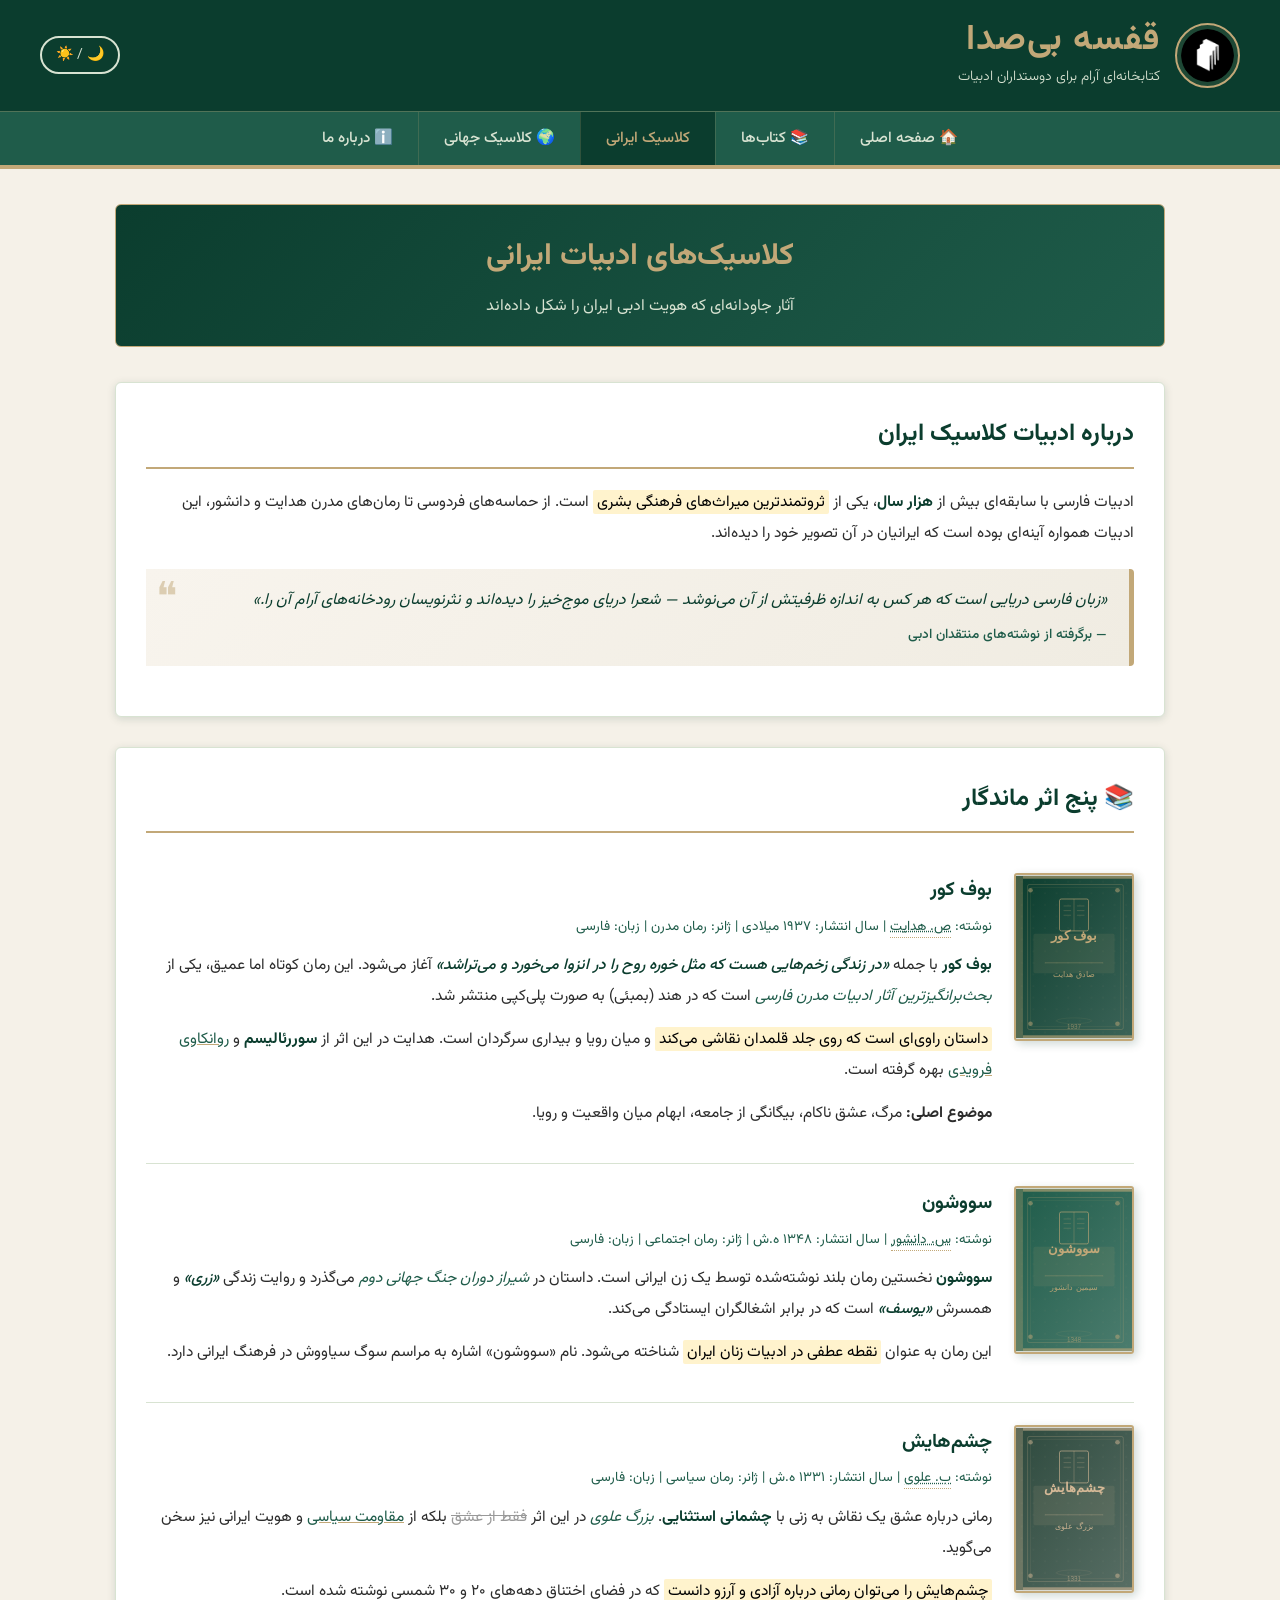
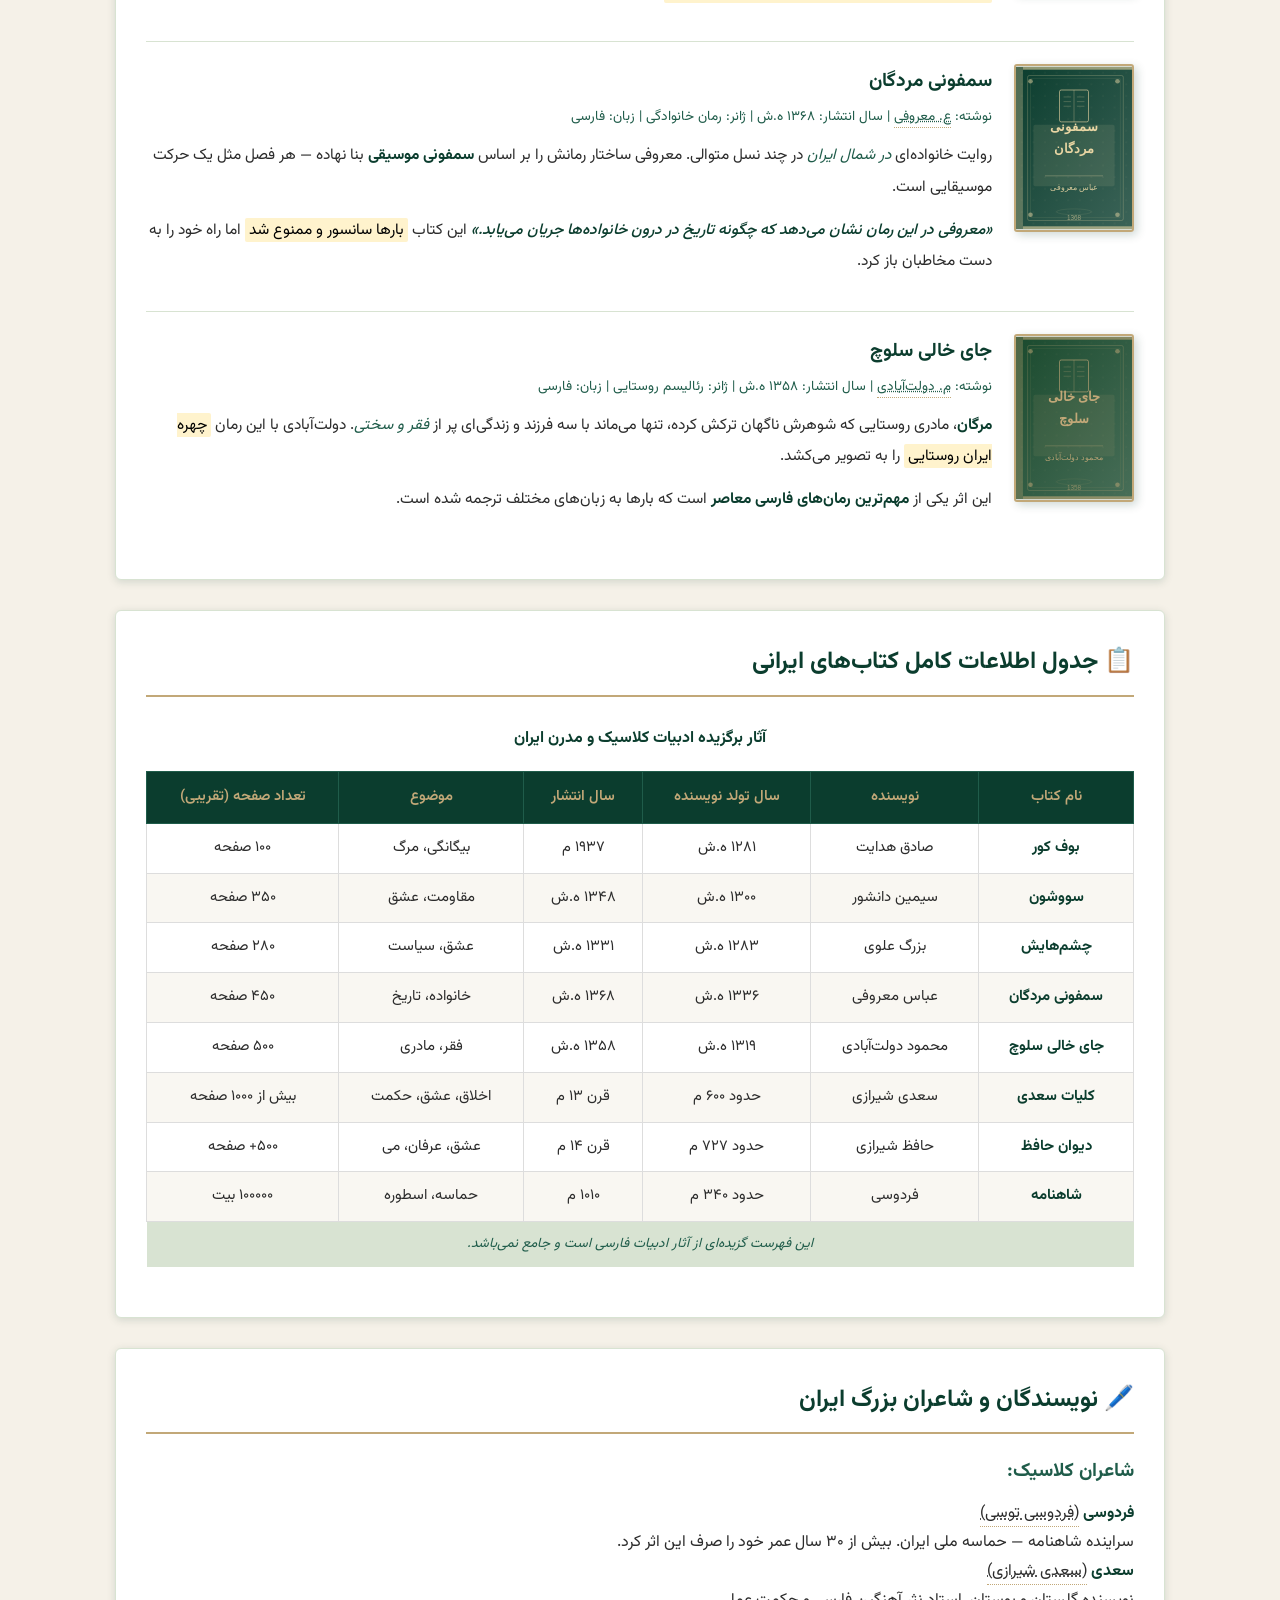
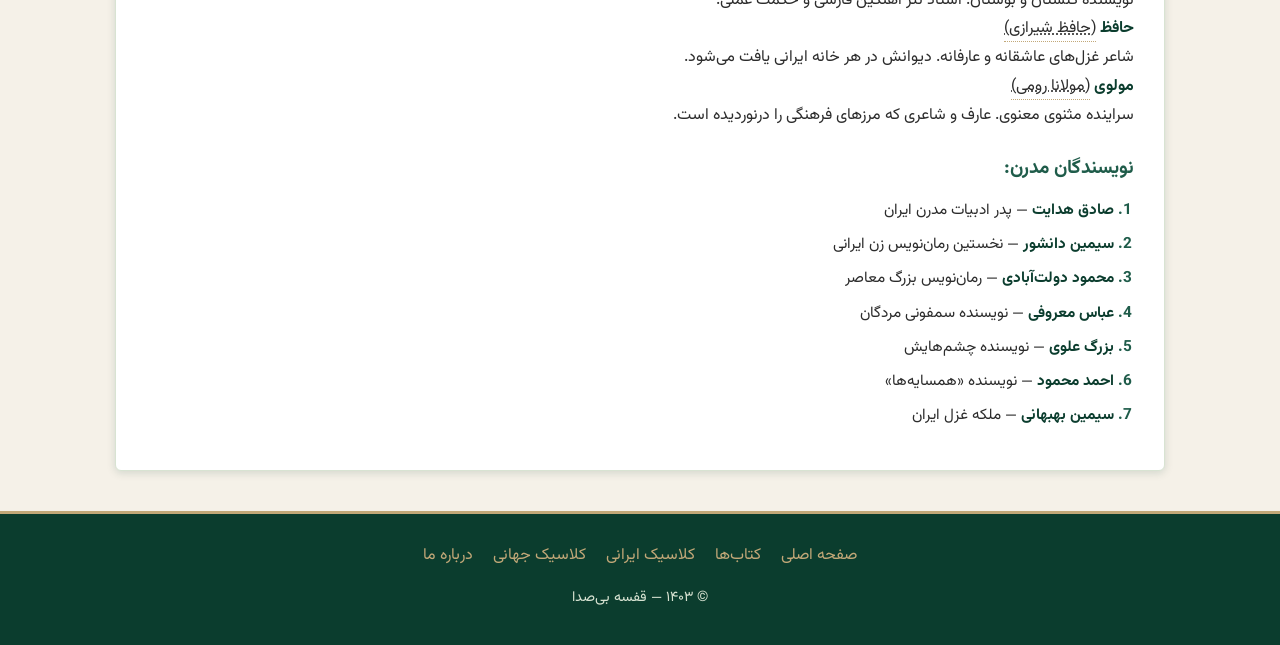
<file: iranian-classics.html>
<!DOCTYPE html>
<html lang="fa" dir="rtl">
<head>
    <meta charset="UTF-8">
    <meta name="viewport" content="width=device-width, initial-scale=1.0">
    <title>قفسه بی‌صدا - کلاسیک‌های ایرانی</title>
    <link rel="stylesheet" href="style.css">
</head>
<body>

<!-- ==================== هدر ==================== -->
<header>
    <div class="header-top">
        <a href="index.html" class="logo-area">
            <img src="images/library_main.png" alt="لوگو قفسه بی‌صدا" class="logo-img">
            <div class="site-title-area">
                <h1>قفسه بی‌صدا</h1>
                <p>کتابخانه‌ای آرام برای دوستداران ادبیات</p>
            </div>
        </a>
        <button class="theme-btn" onclick="toggleTheme()">🌙 / ☀️</button>
    </div>
    <nav>
        <ul>
            <li><a href="index.html">🏠 صفحه اصلی</a></li>
            <li><a href="books.html">📚 کتاب‌ها</a></li>
            <li><a href="iranian-classics.html" class="active"> کلاسیک ایرانی</a></li>
            <li><a href="world-classics.html">🌍 کلاسیک جهانی</a></li>
            <li><a href="about.html">ℹ️ درباره ما</a></li>
        </ul>
    </nav>
</header>

<!-- ==================== محتوا ==================== -->
<main>

    <div class="page-banner">
        <h2> کلاسیک‌های ادبیات ایرانی</h2>
        <p>آثار جاودانه‌ای که هویت ادبی ایران را شکل داده‌اند</p>
    </div>

    <!-- مقدمه -->
    <div class="section">
        <h2>درباره ادبیات کلاسیک ایران</h2>
        <p>
            ادبیات فارسی با سابقه‌ای بیش از <strong>هزار سال</strong>، یکی از
            <mark>ثروتمندترین میراث‌های فرهنگی بشری</mark> است. از حماسه‌های فردوسی
            تا رمان‌های مدرن هدایت و دانشور، این ادبیات همواره آینه‌ای بوده است
            که ایرانیان در آن تصویر خود را دیده‌اند.
        </p>
        <blockquote>
            «زبان فارسی دریایی است که هر کس به اندازه ظرفیتش از آن می‌نوشد —
            شعرا دریای موج‌خیز را دیده‌اند و نثرنویسان رودخانه‌های آرام آن را.»
            <cite>— برگرفته از نوشته‌های منتقدان ادبی</cite>
        </blockquote>
    </div>

    <!-- ۵ کتاب اصلی -->
    <div class="section">
        <h2>📚 پنج اثر ماندگار</h2>

        <!-- بوف کور -->
        <div class="book-detail">
            <img src="images/buf_e_kur.svg" alt="بوف کور - صادق هدایت" title="بوف کور">
            <div class="book-detail-info">
                <h3>بوف کور</h3>
                <p class="meta">
                    نوشته: <abbr title="صادق هدایت - نویسنده ایرانی (۱۲۸۱-۱۳۳۰)">ص. هدایت</abbr> |
                    سال انتشار: ۱۹۳۷ میلادی | ژانر: رمان مدرن | زبان: فارسی
                </p>
                <p>
                    <strong>بوف کور</strong> با جمله <q>در زندگی زخم‌هایی هست که مثل خوره روح را در انزوا می‌خورد و می‌تراشد</q>
                    آغاز می‌شود. این رمان کوتاه اما عمیق، یکی از
                    <em>بحث‌برانگیزترین آثار ادبیات مدرن فارسی</em> است که
                    در هند (بمبئی) به صورت پلی‌کپی منتشر شد.
                </p>
                <p>
                    <mark>داستان راوی‌ای است که روی جلد قلمدان نقاشی می‌کند</mark>
                    و میان رویا و بیداری سرگردان است. هدایت در این اثر از
                    <strong>سوررئالیسم</strong> و <ins>روانکاوی فرویدی</ins> بهره گرفته است.
                </p>
                <p>
                    <b>موضوع اصلی:</b> مرگ، عشق ناکام، بیگانگی از جامعه، ابهام میان واقعیت و رویا.
                </p>
            </div>
        </div>

        <!-- سووشون -->
        <div class="book-detail">
            <img src="images/savushun.svg" alt="سووشون - سیمین دانشور" title="سووشون">
            <div class="book-detail-info">
                <h3>سووشون</h3>
                <p class="meta">
                    نوشته: <abbr title="سیمین دانشور - نویسنده ایرانی (۱۳۰۰-۱۳۹۱)">س. دانشور</abbr> |
                    سال انتشار: ۱۳۴۸ ه.ش | ژانر: رمان اجتماعی | زبان: فارسی
                </p>
                <p>
                    <strong>سووشون</strong> نخستین رمان بلند نوشته‌شده توسط یک زن ایرانی است.
                    داستان در <em>شیراز دوران جنگ جهانی دوم</em> می‌گذرد و روایت زندگی
                    <q>زری</q> و همسرش <q>یوسف</q> است که در برابر اشغالگران ایستادگی می‌کند.
                </p>
                <p>
                    این رمان به عنوان <mark>نقطه عطفی در ادبیات زنان ایران</mark> شناخته می‌شود.
                    نام «سووشون» اشاره به مراسم سوگ سیاووش در فرهنگ ایرانی دارد.
                </p>
            </div>
        </div>

        <!-- چشم‌هایش -->
        <div class="book-detail">
            <img src="images/cheshmhayash.svg" alt="چشم‌هایش - بزرگ علوی" title="چشم‌هایش">
            <div class="book-detail-info">
                <h3>چشم‌هایش</h3>
                <p class="meta">
                    نوشته: <abbr title="بزرگ علوی - نویسنده ایرانی (۱۲۸۳-۱۳۷۵)">ب. علوی</abbr> |
                    سال انتشار: ۱۳۳۱ ه.ش | ژانر: رمان سیاسی | زبان: فارسی
                </p>
                <p>
                    رمانی درباره عشق یک نقاش به زنی با <strong>چشمانی استثنایی</strong>.
                    <em>بزرگ علوی</em> در این اثر <del>فقط از عشق</del> بلکه از <ins>مقاومت سیاسی</ins>
                    و هویت ایرانی نیز سخن می‌گوید.
                </p>
                <p>
                    <mark>چشم‌هایش را می‌توان رمانی درباره آزادی و آرزو دانست</mark>
                    که در فضای اختناق دهه‌های ۲۰ و ۳۰ شمسی نوشته شده است.
                </p>
            </div>
        </div>

        <!-- سمفونی مردگان -->
        <div class="book-detail">
            <img src="images/symphony.svg" alt="سمفونی مردگان - عباس معروفی" title="سمفونی مردگان">
            <div class="book-detail-info">
                <h3>سمفونی مردگان</h3>
                <p class="meta">
                    نوشته: <abbr title="عباس معروفی - نویسنده ایرانی (متولد ۱۳۳۶)">ع. معروفی</abbr> |
                    سال انتشار: ۱۳۶۸ ه.ش | ژانر: رمان خانوادگی | زبان: فارسی
                </p>
                <p>
                    روایت خانواده‌ای <em>در شمال ایران</em> در چند نسل متوالی.
                    معروفی ساختار رمانش را بر اساس <strong>سمفونی موسیقی</strong> بنا نهاده —
                    هر فصل مثل یک حرکت موسیقایی است.
                </p>
                <p>
                    <q>معروفی در این رمان نشان می‌دهد که چگونه تاریخ در درون خانواده‌ها جریان می‌یابد.</q>
                    این کتاب <mark>بارها سانسور و ممنوع شد</mark> اما راه خود را به دست مخاطبان باز کرد.
                </p>
            </div>
        </div>

        <!-- جای خالی سلوچ -->
        <div class="book-detail">
            <img src="images/soluch.svg" alt="جای خالی سلوچ - دولت‌آبادی" title="جای خالی سلوچ">
            <div class="book-detail-info">
                <h3>جای خالی سلوچ</h3>
                <p class="meta">
                    نوشته: <abbr title="محمود دولت‌آبادی - نویسنده ایرانی (متولد ۱۳۱۹)">م. دولت‌آبادی</abbr> |
                    سال انتشار: ۱۳۵۸ ه.ش | ژانر: رئالیسم روستایی | زبان: فارسی
                </p>
                <p>
                    <strong>مرگان</strong>، مادری روستایی که شوهرش ناگهان ترکش کرده،
                    تنها می‌ماند با سه فرزند و زندگی‌ای پر از <em>فقر و سختی</em>.
                    دولت‌آبادی با این رمان <mark>چهره ایران روستایی</mark> را به تصویر می‌کشد.
                </p>
                <p>
                    این اثر یکی از <strong>مهم‌ترین رمان‌های فارسی معاصر</strong> است
                    که بارها به زبان‌های مختلف ترجمه شده است.
                </p>
            </div>
        </div>

    </div>

    <!-- جدول اطلاعات کامل -->
    <div class="section">
        <h2>📋 جدول اطلاعات کامل کتاب‌های ایرانی</h2>
        <div class="table-wrap">
            <table>
                <caption>آثار برگزیده ادبیات کلاسیک و مدرن ایران</caption>
                <thead>
                    <tr>
                        <th>نام کتاب</th>
                        <th>نویسنده</th>
                        <th>سال تولد نویسنده</th>
                        <th>سال انتشار</th>
                        <th>موضوع</th>
                        <th>تعداد صفحه (تقریبی)</th>
                    </tr>
                </thead>
                <tbody>
                    <tr>
                        <td><strong>بوف کور</strong></td>
                        <td>صادق هدایت</td>
                        <td>۱۲۸۱ ه.ش</td>
                        <td>۱۹۳۷ م</td>
                        <td>بیگانگی، مرگ</td>
                        <td>۱۰۰ صفحه</td>
                    </tr>
                    <tr>
                        <td><strong>سووشون</strong></td>
                        <td>سیمین دانشور</td>
                        <td>۱۳۰۰ ه.ش</td>
                        <td>۱۳۴۸ ه.ش</td>
                        <td>مقاومت، عشق</td>
                        <td>۳۵۰ صفحه</td>
                    </tr>
                    <tr>
                        <td><strong>چشم‌هایش</strong></td>
                        <td>بزرگ علوی</td>
                        <td>۱۲۸۳ ه.ش</td>
                        <td>۱۳۳۱ ه.ش</td>
                        <td>عشق، سیاست</td>
                        <td>۲۸۰ صفحه</td>
                    </tr>
                    <tr>
                        <td><strong>سمفونی مردگان</strong></td>
                        <td>عباس معروفی</td>
                        <td>۱۳۳۶ ه.ش</td>
                        <td>۱۳۶۸ ه.ش</td>
                        <td>خانواده، تاریخ</td>
                        <td>۴۵۰ صفحه</td>
                    </tr>
                    <tr>
                        <td><strong>جای خالی سلوچ</strong></td>
                        <td>محمود دولت‌آبادی</td>
                        <td>۱۳۱۹ ه.ش</td>
                        <td>۱۳۵۸ ه.ش</td>
                        <td>فقر، مادری</td>
                        <td>۵۰۰ صفحه</td>
                    </tr>
                    <tr>
                        <td><strong>کلیات سعدی</strong></td>
                        <td>سعدی شیرازی</td>
                        <td>حدود ۶۰۰ م</td>
                        <td>قرن ۱۳ م</td>
                        <td>اخلاق، عشق، حکمت</td>
                        <td>بیش از ۱۰۰۰ صفحه</td>
                    </tr>
                    <tr>
                        <td><strong>دیوان حافظ</strong></td>
                        <td>حافظ شیرازی</td>
                        <td>حدود ۷۲۷ م</td>
                        <td>قرن ۱۴ م</td>
                        <td>عشق، عرفان، می</td>
                        <td>۵۰۰+ صفحه</td>
                    </tr>
                    <tr>
                        <td><strong>شاهنامه</strong></td>
                        <td>فردوسی</td>
                        <td>حدود ۳۴۰ م</td>
                        <td>۱۰۱۰ م</td>
                        <td>حماسه، اسطوره</td>
                        <td>۱۰۰۰۰۰ بیت</td>
                    </tr>
                </tbody>
                <tfoot>
                    <tr>
                        <td colspan="6">این فهرست گزیده‌ای از آثار ادبیات فارسی است و جامع نمی‌باشد.</td>
                    </tr>
                </tfoot>
            </table>
        </div>
    </div>

    <!-- لیست نویسندگان مشهور ایرانی -->
    <div class="section">
        <h2>🖊️ نویسندگان و شاعران بزرگ ایران</h2>

        <h3>شاعران کلاسیک:</h3>
        <dl>
            <dt><strong>فردوسی</strong> <abbr title="ابوالقاسم فردوسی طوسی">(فردوسی توسی)</abbr></dt>
            <dd>سراینده شاهنامه — حماسه ملی ایران. بیش از ۳۰ سال عمر خود را صرف این اثر کرد.</dd>

            <dt><strong>سعدی</strong> <abbr title="مشرف‌الدین مصلح‌الدین سعدی شیرازی">(سعدی شیرازی)</abbr></dt>
            <dd>نویسنده گلستان و بوستان. استاد نثر آهنگین فارسی و حکمت عملی.</dd>

            <dt><strong>حافظ</strong> <abbr title="خواجه شمس‌الدین محمد حافظ شیرازی">(حافظ شیرازی)</abbr></dt>
            <dd>شاعر غزل‌های عاشقانه و عارفانه. دیوانش در هر خانه ایرانی یافت می‌شود.</dd>

            <dt><strong>مولوی</strong> <abbr title="جلال‌الدین محمد بلخی رومی">(مولانا رومی)</abbr></dt>
            <dd>سراینده مثنوی معنوی. عارف و شاعری که مرزهای فرهنگی را درنوردیده است.</dd>
        </dl>

        <h3>نویسندگان مدرن:</h3>
        <ol class="styled-list">
            <li><strong>صادق هدایت</strong> — پدر ادبیات مدرن ایران</li>
            <li><strong>سیمین دانشور</strong> — نخستین رمان‌نویس زن ایرانی</li>
            <li><strong>محمود دولت‌آبادی</strong> — رمان‌نویس بزرگ معاصر</li>
            <li><strong>عباس معروفی</strong> — نویسنده سمفونی مردگان</li>
            <li><strong>بزرگ علوی</strong> — نویسنده چشم‌هایش</li>
            <li><strong>احمد محمود</strong> — نویسنده «همسایه‌ها»</li>
            <li><strong>سیمین بهبهانی</strong> — ملکه غزل ایران</li>
        </ol>
    </div>

</main>

<footer>
    <ul class="footer-nav">
        <li><a href="index.html">صفحه اصلی</a></li>
        <li><a href="books.html">کتاب‌ها</a></li>
        <li><a href="iranian-classics.html">کلاسیک ایرانی</a></li>
        <li><a href="world-classics.html">کلاسیک جهانی</a></li>
        <li><a href="about.html">درباره ما</a></li>
    </ul>
    <p>© ۱۴۰۳ — قفسه بی‌صدا</p>
</footer>

<script src="script.js"></script>
</body>
</html>
</file>
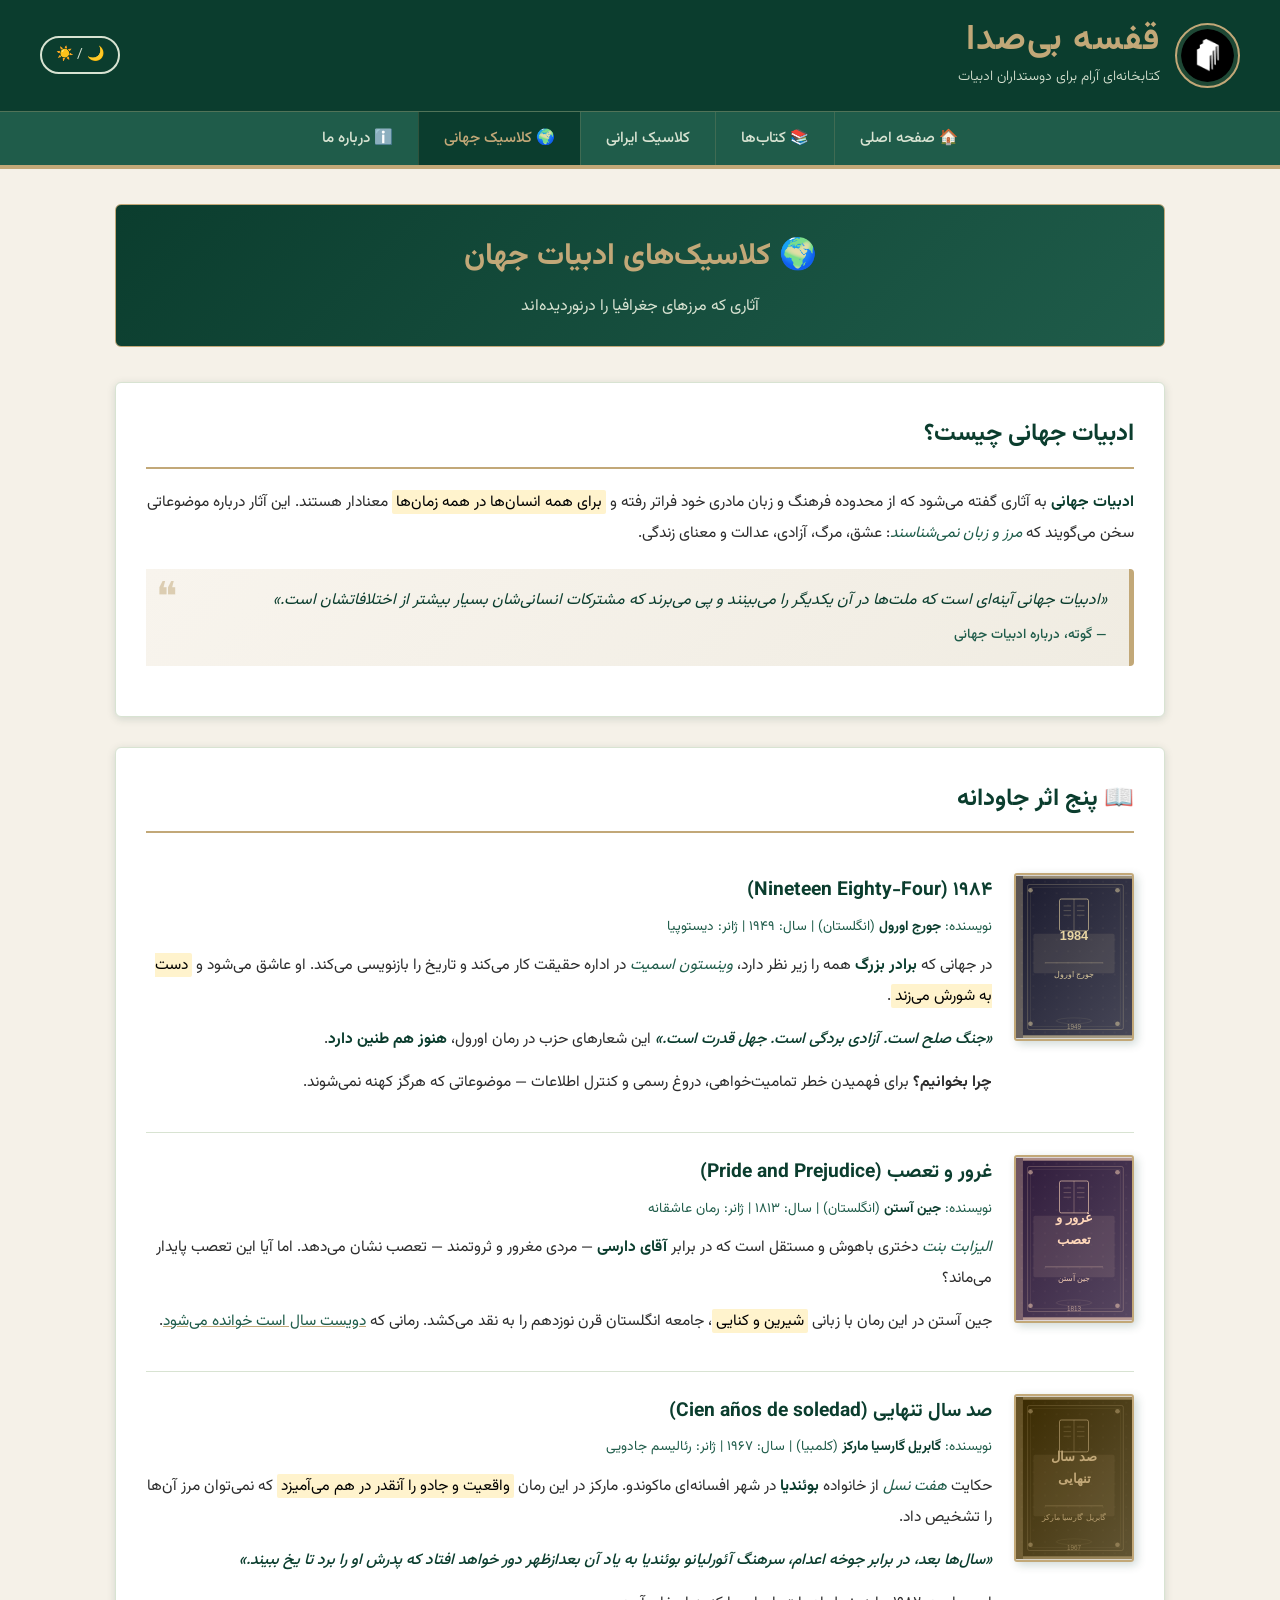
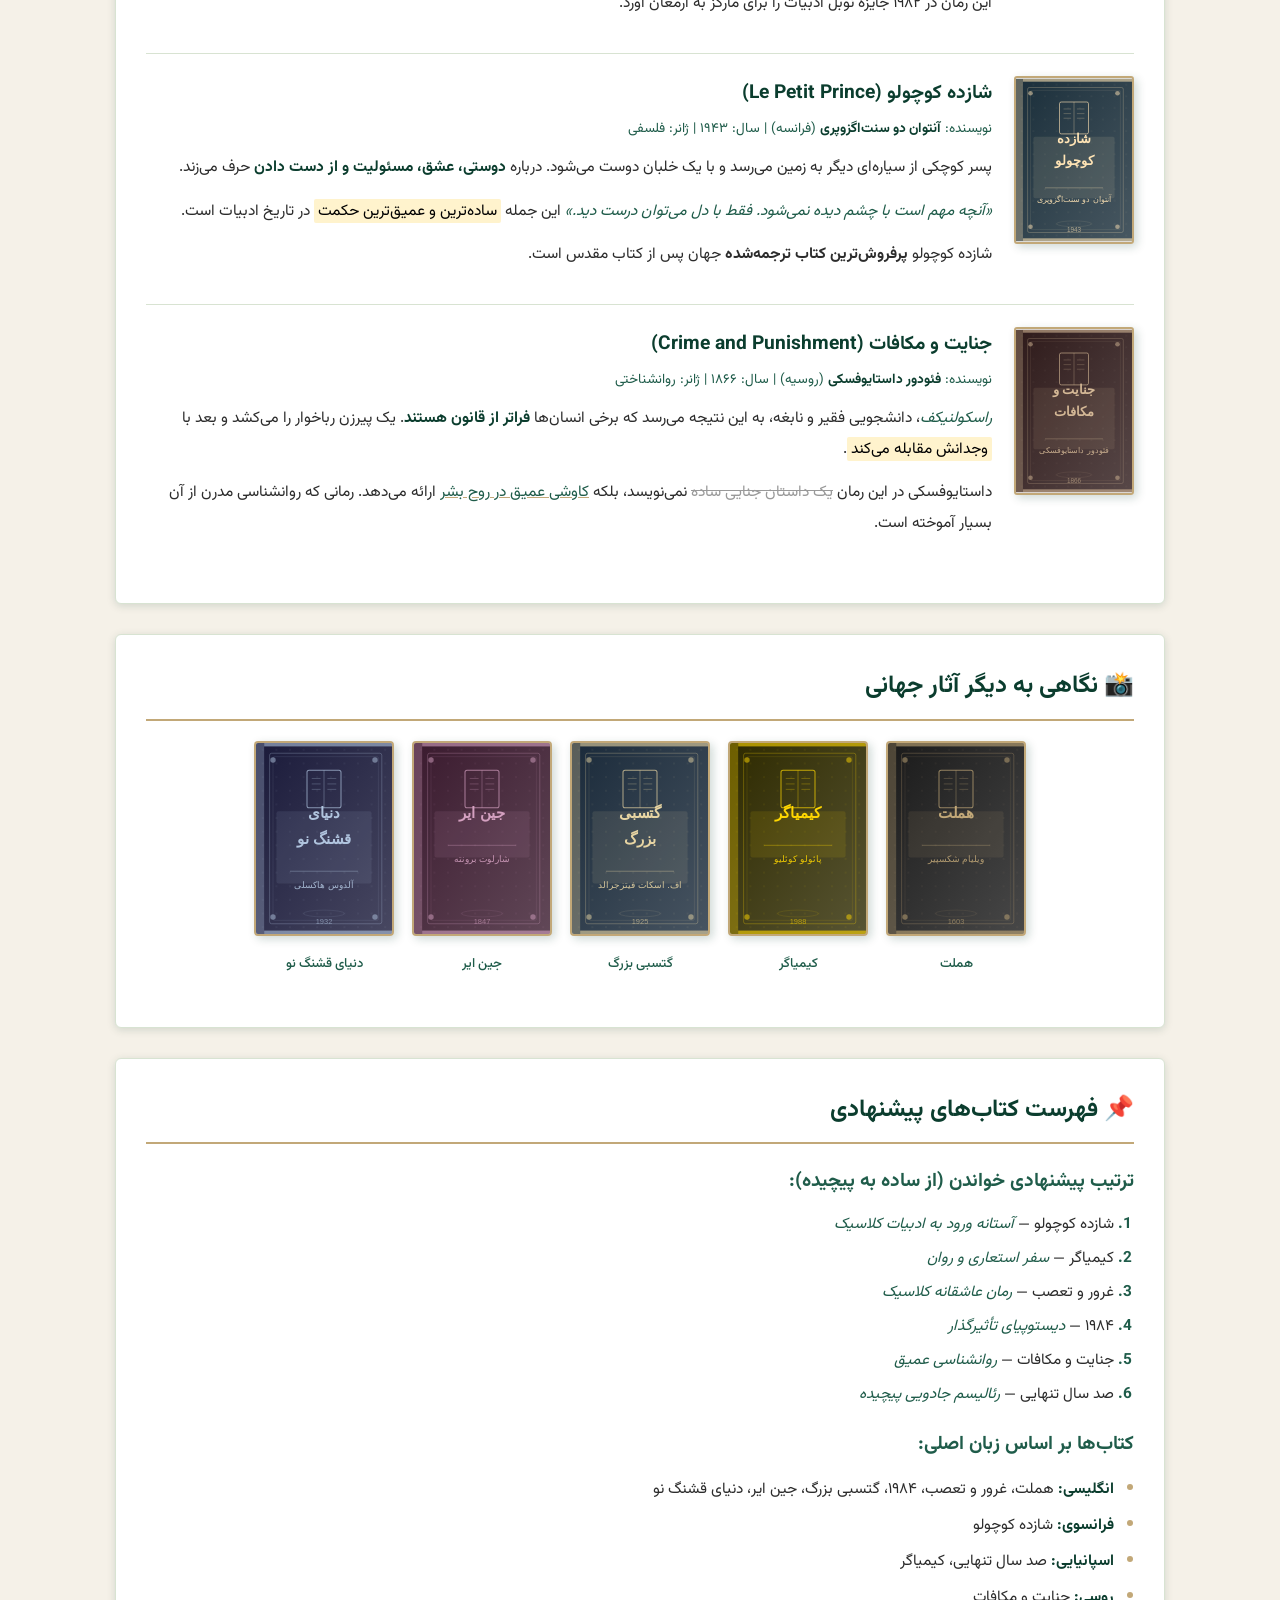
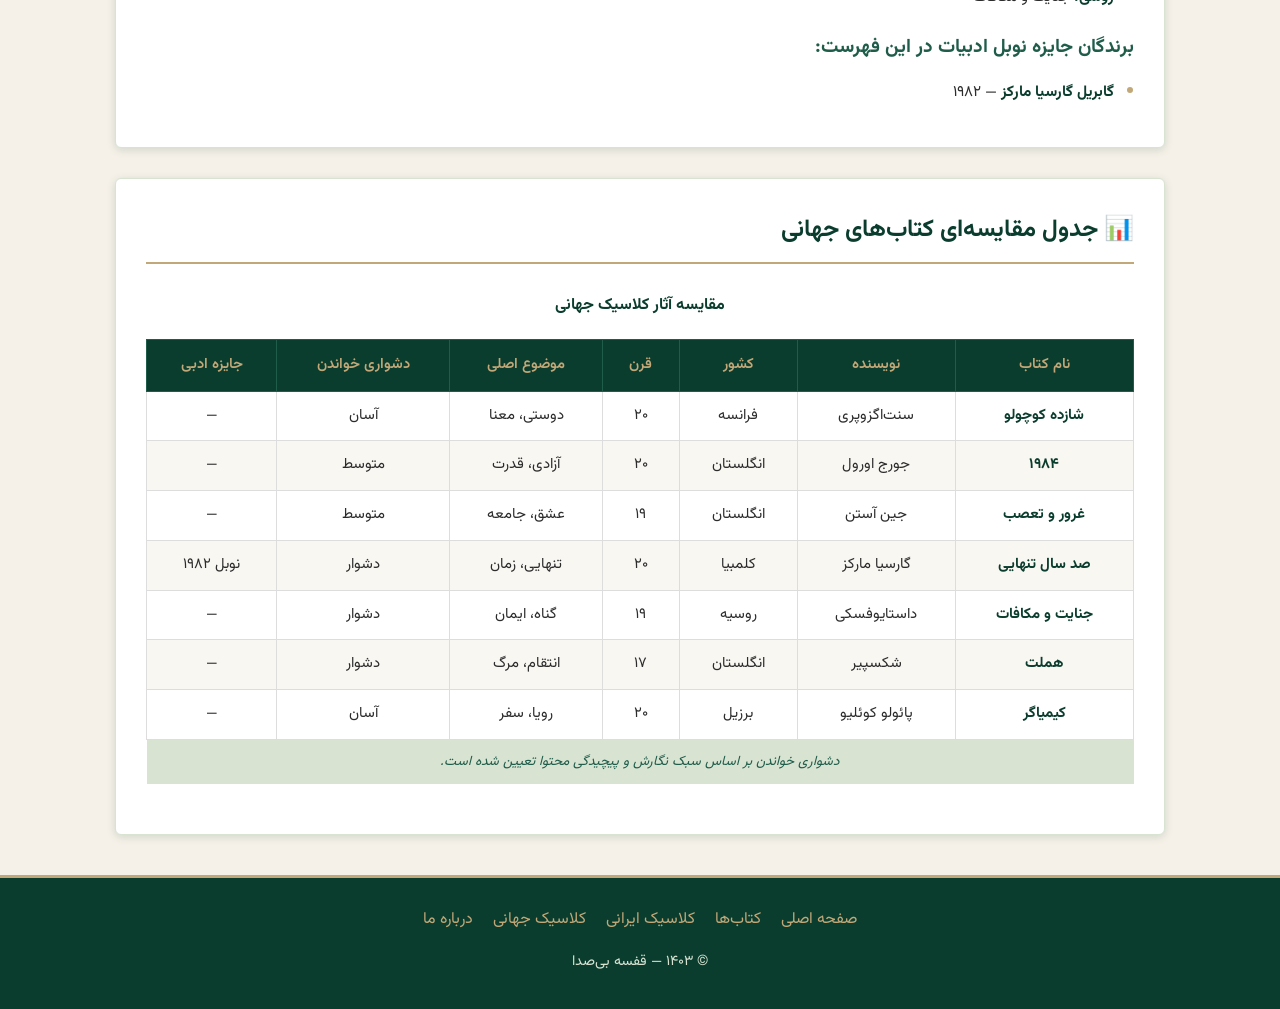
<file: world-classics.html>
<!DOCTYPE html>
<html lang="fa" dir="rtl">
<head>
    <meta charset="UTF-8">
    <meta name="viewport" content="width=device-width, initial-scale=1.0">
    <title>قفسه بی‌صدا - کلاسیک‌های جهانی</title>
    <link rel="stylesheet" href="style.css">
</head>
<body>

<!-- ==================== هدر ==================== -->
<header>
    <div class="header-top">
        <a href="index.html" class="logo-area">
            <img src="images/library_main.png" alt="لوگو قفسه بی‌صدا" class="logo-img">
            <div class="site-title-area">
                <h1>قفسه بی‌صدا</h1>
                <p>کتابخانه‌ای آرام برای دوستداران ادبیات</p>
            </div>
        </a>
        <button class="theme-btn" onclick="toggleTheme()">🌙 / ☀️</button>
    </div>
    <nav>
        <ul>
            <li><a href="index.html">🏠 صفحه اصلی</a></li>
            <li><a href="books.html">📚 کتاب‌ها</a></li>
            <li><a href="iranian-classics.html"> کلاسیک ایرانی</a></li>
            <li><a href="world-classics.html" class="active">🌍 کلاسیک جهانی</a></li>
            <li><a href="about.html">ℹ️ درباره ما</a></li>
        </ul>
    </nav>
</header>

<!-- ==================== محتوا ==================== -->
<main>

    <div class="page-banner">
        <h2>🌍 کلاسیک‌های ادبیات جهان</h2>
        <p>آثاری که مرزهای جغرافیا را درنوردیده‌اند</p>
    </div>

    <!-- مقدمه -->
    <div class="section">
        <h2>ادبیات جهانی چیست؟</h2>
        <p>
            <strong>ادبیات جهانی</strong> به آثاری گفته می‌شود که از محدوده فرهنگ و زبان مادری
            خود فراتر رفته و <mark>برای همه انسان‌ها در همه زمان‌ها</mark> معنادار هستند.
            این آثار درباره موضوعاتی سخن می‌گویند که <em>مرز و زبان نمی‌شناسند</em>:
            عشق، مرگ، آزادی، عدالت و معنای زندگی.
        </p>

        <blockquote>
            «ادبیات جهانی آینه‌ای است که ملت‌ها در آن یکدیگر را می‌بینند
            و پی می‌برند که مشترکات انسانی‌شان بسیار بیشتر از اختلافاتشان است.»
            <cite>— گوته، درباره ادبیات جهانی</cite>
        </blockquote>
    </div>

    <!-- ۵ کتاب اصلی با توضیح کامل -->
    <div class="section">
        <h2>📖 پنج اثر جاودانه</h2>

        <!-- ۱۹۸۴ -->
        <div class="book-detail">
            <img src="images/book_1984.svg" alt="1984 - جورج اورول" title="1984">
            <div class="book-detail-info">
                <h3>۱۹۸۴ (Nineteen Eighty-Four)</h3>
                <p class="meta">
                    نویسنده: <strong>جورج اورول</strong> (انگلستان) | سال: ۱۹۴۹ | ژانر: دیستوپیا
                </p>
                <p>
                    در جهانی که <strong>برادر بزرگ</strong> همه را زیر نظر دارد،
                    <em>وینستون اسمیت</em> در اداره حقیقت کار می‌کند و تاریخ را بازنویسی می‌کند.
                    او عاشق می‌شود و <mark>دست به شورش می‌زند</mark>.
                </p>
                <p>
                    <q>جنگ صلح است. آزادی بردگی است. جهل قدرت است.</q>
                    این شعارهای حزب در رمان اورول، <strong>هنوز هم طنین دارد</strong>.
                </p>
                <p>
                    <b>چرا بخوانیم؟</b> برای فهمیدن خطر تمامیت‌خواهی، دروغ رسمی و
                    کنترل اطلاعات — موضوعاتی که هرگز کهنه نمی‌شوند.
                </p>
            </div>
        </div>

        <!-- غرور و تعصب -->
        <div class="book-detail">
            <img src="images/book_pride.svg" alt="غرور و تعصب - جین آستن" title="غرور و تعصب">
            <div class="book-detail-info">
                <h3>غرور و تعصب (Pride and Prejudice)</h3>
                <p class="meta">
                    نویسنده: <strong>جین آستن</strong> (انگلستان) | سال: ۱۸۱۳ | ژانر: رمان عاشقانه
                </p>
                <p>
                    <em>الیزابت بنت</em> دختری باهوش و مستقل است که در برابر
                    <strong>آقای دارسی</strong> — مردی مغرور و ثروتمند — تعصب نشان می‌دهد.
                    اما آیا این تعصب پایدار می‌ماند؟
                </p>
                <p>
                    جین آستن در این رمان با زبانی <mark>شیرین و کنایی</mark>، جامعه انگلستان
                    قرن نوزدهم را به نقد می‌کشد. رمانی که <ins>دویست سال است خوانده می‌شود</ins>.
                </p>
            </div>
        </div>

        <!-- صد سال تنهایی -->
        <div class="book-detail">
            <img src="images/book_100years.svg" alt="صد سال تنهایی" title="صد سال تنهایی">
            <div class="book-detail-info">
                <h3>صد سال تنهایی (Cien años de soledad)</h3>
                <p class="meta">
                    نویسنده: <strong>گابریل گارسیا مارکز</strong> (کلمبیا) | سال: ۱۹۶۷ | ژانر: رئالیسم جادویی
                </p>
                <p>
                    حکایت <em>هفت نسل</em> از خانواده <strong>بوئندیا</strong> در شهر افسانه‌ای ماکوندو.
                    مارکز در این رمان <mark>واقعیت و جادو را آنقدر در هم می‌آمیزد</mark>
                    که نمی‌توان مرز آن‌ها را تشخیص داد.
                </p>
                <p>
                    <q>سال‌ها بعد، در برابر جوخه اعدام، سرهنگ آئورلیانو بوئندیا
                    به یاد آن بعدازظهر دور خواهد افتاد که پدرش او را برد تا یخ ببیند.</q>
                </p>
                <p>این رمان در ۱۹۸۲ جایزه نوبل ادبیات را برای مارکز به ارمغان آورد.</p>
            </div>
        </div>

        <!-- شازده کوچولو -->
        <div class="book-detail">
            <img src="images/book_littleprince.svg" alt="شازده کوچولو" title="شازده کوچولو">
            <div class="book-detail-info">
                <h3>شازده کوچولو (Le Petit Prince)</h3>
                <p class="meta">
                    نویسنده: <strong>آنتوان دو سنت‌اگزوپری</strong> (فرانسه) | سال: ۱۹۴۳ | ژانر: فلسفی
                </p>
                <p>
                    پسر کوچکی از سیاره‌ای دیگر به زمین می‌رسد و با یک خلبان دوست می‌شود.
                    درباره <strong>دوستی، عشق، مسئولیت و از دست دادن</strong> حرف می‌زند.
                </p>
                <p>
                    <em>«آنچه مهم است با چشم دیده نمی‌شود. فقط با دل می‌توان درست دید.»</em>
                    این جمله <mark>ساده‌ترین و عمیق‌ترین حکمت</mark> در تاریخ ادبیات است.
                </p>
                <p>
                    شازده کوچولو <b>پرفروش‌ترین کتاب ترجمه‌شده</b> جهان پس از کتاب مقدس است.
                </p>
            </div>
        </div>

        <!-- جنایت و مکافات -->
        <div class="book-detail">
            <img src="images/book_crime.svg" alt="جنایت و مکافات - داستایوفسکی" title="جنایت و مکافات">
            <div class="book-detail-info">
                <h3>جنایت و مکافات (Crime and Punishment)</h3>
                <p class="meta">
                    نویسنده: <strong>فئودور داستایوفسکی</strong> (روسیه) | سال: ۱۸۶۶ | ژانر: روانشناختی
                </p>
                <p>
                    <em>راسکولنیکف</em>، دانشجویی فقیر و نابغه، به این نتیجه می‌رسد که برخی انسان‌ها
                    <strong>فراتر از قانون هستند</strong>. یک پیرزن رباخوار را می‌کشد و بعد با
                    <mark>وجدانش مقابله می‌کند</mark>.
                </p>
                <p>
                    داستایوفسکی در این رمان <del>یک داستان جنایی ساده</del> نمی‌نویسد،
                    بلکه <ins>کاوشی عمیق در روح بشر</ins> ارائه می‌دهد.
                    رمانی که روانشناسی مدرن از آن بسیار آموخته است.
                </p>
            </div>
        </div>

    </div>

    <!-- تصاویر بیشتر -->
    <div class="section">
        <h2>📸 نگاهی به دیگر آثار جهانی</h2>
        <div class="books-showcase">
            <figure>
                <img src="images/book_hamlet.svg" alt="هملت - شکسپیر" title="هملت" class="img-book">
                <figcaption>هملت</figcaption>
            </figure>
            <figure>
                <img src="images/book_alchemist.svg" alt="کیمیاگر - کوئلیو" title="کیمیاگر" class="img-book">
                <figcaption>کیمیاگر</figcaption>
            </figure>
            <figure>
                <img src="images/book_great_gatsby.svg" alt="گتسبی بزرگ" title="گتسبی بزرگ" class="img-book">
                <figcaption>گتسبی بزرگ</figcaption>
            </figure>
            <figure>
                <img src="images/book_jane_eyre.svg" alt="جین ایر" title="جین ایر" class="img-book">
                <figcaption>جین ایر</figcaption>
            </figure>
            <figure>
                <img src="images/book_brave_new.svg" alt="دنیای قشنگ نو" title="دنیای قشنگ نو" class="img-book">
                <figcaption>دنیای قشنگ نو</figcaption>
            </figure>
        </div>
    </div>

    <!-- لیست مرتب و نامرتب -->
    <div class="section">
        <h2>📌 فهرست کتاب‌های پیشنهادی</h2>

        <h3>ترتیب پیشنهادی خواندن (از ساده به پیچیده):</h3>
        <ol class="styled-list">
            <li>شازده کوچولو — <em>آستانه ورود به ادبیات کلاسیک</em></li>
            <li>کیمیاگر — <em>سفر استعاری و روان</em></li>
            <li>غرور و تعصب — <em>رمان عاشقانه کلاسیک</em></li>
            <li>۱۹۸۴ — <em>دیستوپیای تأثیرگذار</em></li>
            <li>جنایت و مکافات — <em>روانشناسی عمیق</em></li>
            <li>صد سال تنهایی — <em>رئالیسم جادویی پیچیده</em></li>
        </ol>

        <h3>کتاب‌ها بر اساس زبان اصلی:</h3>
        <ul class="styled-list">
            <li><strong>انگلیسی:</strong> هملت، غرور و تعصب، ۱۹۸۴، گتسبی بزرگ، جین ایر، دنیای قشنگ نو</li>
            <li><strong>فرانسوی:</strong> شازده کوچولو</li>
            <li><strong>اسپانیایی:</strong> صد سال تنهایی، کیمیاگر</li>
            <li><strong>روسی:</strong> جنایت و مکافات</li>
        </ul>

        <h3>برندگان جایزه نوبل ادبیات در این فهرست:</h3>
        <ul class="styled-list">
            <li><strong>گابریل گارسیا مارکز</strong> — ۱۹۸۲</li>
        </ul>
    </div>

    <!-- جدول مقایسه‌ای -->
    <div class="section">
        <h2>📊 جدول مقایسه‌ای کتاب‌های جهانی</h2>
        <div class="table-wrap">
            <table>
                <caption>مقایسه آثار کلاسیک جهانی</caption>
                <thead>
                    <tr>
                        <th>نام کتاب</th>
                        <th>نویسنده</th>
                        <th>کشور</th>
                        <th>قرن</th>
                        <th>موضوع اصلی</th>
                        <th>دشواری خواندن</th>
                        <th>جایزه ادبی</th>
                    </tr>
                </thead>
                <tbody>
                    <tr>
                        <td><strong>شازده کوچولو</strong></td>
                        <td>سنت‌اگزوپری</td>
                        <td>فرانسه</td>
                        <td>۲۰</td>
                        <td>دوستی، معنا</td>
                        <td>آسان</td>
                        <td>—</td>
                    </tr>
                    <tr>
                        <td><strong>۱۹۸۴</strong></td>
                        <td>جورج اورول</td>
                        <td>انگلستان</td>
                        <td>۲۰</td>
                        <td>آزادی، قدرت</td>
                        <td>متوسط</td>
                        <td>—</td>
                    </tr>
                    <tr>
                        <td><strong>غرور و تعصب</strong></td>
                        <td>جین آستن</td>
                        <td>انگلستان</td>
                        <td>۱۹</td>
                        <td>عشق، جامعه</td>
                        <td>متوسط</td>
                        <td>—</td>
                    </tr>
                    <tr>
                        <td><strong>صد سال تنهایی</strong></td>
                        <td>گارسیا مارکز</td>
                        <td>کلمبیا</td>
                        <td>۲۰</td>
                        <td>تنهایی، زمان</td>
                        <td>دشوار</td>
                        <td>نوبل ۱۹۸۲</td>
                    </tr>
                    <tr>
                        <td><strong>جنایت و مکافات</strong></td>
                        <td>داستایوفسکی</td>
                        <td>روسیه</td>
                        <td>۱۹</td>
                        <td>گناه، ایمان</td>
                        <td>دشوار</td>
                        <td>—</td>
                    </tr>
                    <tr>
                        <td><strong>هملت</strong></td>
                        <td>شکسپیر</td>
                        <td>انگلستان</td>
                        <td>۱۷</td>
                        <td>انتقام، مرگ</td>
                        <td>دشوار</td>
                        <td>—</td>
                    </tr>
                    <tr>
                        <td><strong>کیمیاگر</strong></td>
                        <td>پائولو کوئلیو</td>
                        <td>برزیل</td>
                        <td>۲۰</td>
                        <td>رویا، سفر</td>
                        <td>آسان</td>
                        <td>—</td>
                    </tr>
                </tbody>
                <tfoot>
                    <tr>
                        <td colspan="7">دشواری خواندن بر اساس سبک نگارش و پیچیدگی محتوا تعیین شده است.</td>
                    </tr>
                </tfoot>
            </table>
        </div>
    </div>

</main>

<footer>
    <ul class="footer-nav">
        <li><a href="index.html">صفحه اصلی</a></li>
        <li><a href="books.html">کتاب‌ها</a></li>
        <li><a href="iranian-classics.html">کلاسیک ایرانی</a></li>
        <li><a href="world-classics.html">کلاسیک جهانی</a></li>
        <li><a href="about.html">درباره ما</a></li>
    </ul>
    <p>© ۱۴۰۳ — قفسه بی‌صدا</p>
</footer>

<script src="script.js"></script>
</body>
</html>
</file>
<file: style.css>
/* ==========================================
   قفسه بی‌صدا - استایل اصلی
   ========================================== */

/* فونت فارسی */
@import url('https://fonts.googleapis.com/css2?family=Vazirmatn:wght@300;400;500;700&display=swap');

/* متغیرهای رنگی */
:root {
    --color-dark-green: #0B3D2E;
    --color-medium-green: #1F5C4A;
    --color-light-green: #D8E3D2;
    --color-cream: #F5F1E8;
    --color-gold: #C2A878;
    --color-white: #FFFFFF;
    --color-text: #2C2C2C;
    --color-text-light: #5A5A5A;
    --shadow: 0 2px 8px rgba(11, 61, 46, 0.15);
}

/* ریست پایه */
* {
    margin: 0;
    padding: 0;
    box-sizing: border-box;
}

/* پایه صفحه */
body {
    font-family: 'Vazirmatn', 'IRANSans', Tahoma, sans-serif;
    background-color: var(--color-cream);
    color: var(--color-text);
    direction: rtl;
    text-align: right;
    line-height: 1.8;
    font-size: 16px;
}

/* ==========================================
   هدر
   ========================================== */

header {
    background-color: var(--color-dark-green);
    color: var(--color-white);
    padding: 0;
    border-bottom: 4px solid var(--color-gold);
}

.header-top {
    display: flex;
    align-items: center;
    justify-content: space-between;
    padding: 20px 40px;
    flex-wrap: wrap;
    gap: 15px;
}

.logo-area {
    display: flex;
    align-items: center;
    gap: 15px;
    text-decoration: none;
    color: inherit;
}

.logo-img {
    width: 65px;
    height: 65px;
    border-radius: 50%;
    border: 2px solid var(--color-gold);
    padding: 4px;
    background: rgba(194, 168, 120, 0.1);
}

.site-title-area h1 {
    font-family: 'Vazirmatn', serif;
    font-size: 2.2rem;
    color: var(--color-gold);
    font-weight: 700;
    letter-spacing: 1px;
    line-height: 1.2;
}

.site-title-area p {
    font-size: 0.88rem;
    color: var(--color-light-green);
    margin-top: 3px;
    font-weight: 300;
}

/* ==========================================
   ناوبری
   ========================================== */

nav {
    background-color: var(--color-medium-green);
    border-top: 1px solid rgba(194, 168, 120, 0.3);
}

nav ul {
    list-style: none;
    display: flex;
    justify-content: center;
    flex-wrap: wrap;
    padding: 0;
    margin: 0;
}

nav ul li a {
    display: block;
    color: var(--color-light-green);
    text-decoration: none;
    padding: 13px 25px;
    font-size: 0.95rem;
    font-weight: 500;
    transition: background-color 0.2s, color 0.2s;
    border-left: 1px solid rgba(194, 168, 120, 0.2);
}

nav ul li:last-child a {
    border-left: none;
}

nav ul li a:hover,
nav ul li a.active {
    background-color: var(--color-dark-green);
    color: var(--color-gold);
}

/* ==========================================
   محتوای اصلی
   ========================================== */

main {
    max-width: 1100px;
    margin: 35px auto;
    padding: 0 25px;
}

/* ==========================================
   بنر بالای صفحه
   ========================================== */

.page-banner {
    text-align: center;
    margin-bottom: 35px;
    padding: 25px;
    background: linear-gradient(135deg, var(--color-dark-green), var(--color-medium-green));
    border-radius: 6px;
    border: 1px solid var(--color-gold);
}

.page-banner img {
    max-width: 100%;
    border-radius: 4px;
}

.page-banner h2 {
    color: var(--color-gold);
    font-size: 1.9rem;
    margin-bottom: 8px;
}

.page-banner p {
    color: var(--color-light-green);
    font-size: 1rem;
}

/* ==========================================
   بخش‌های محتوا
   ========================================== */

.section {
    background-color: var(--color-white);
    border: 1px solid var(--color-light-green);
    border-radius: 6px;
    padding: 30px;
    margin-bottom: 30px;
    box-shadow: var(--shadow);
}

.section h2 {
    color: var(--color-dark-green);
    font-size: 1.5rem;
    margin-bottom: 18px;
    padding-bottom: 10px;
    border-bottom: 2px solid var(--color-gold);
}

.section h3 {
    color: var(--color-medium-green);
    font-size: 1.2rem;
    margin-bottom: 12px;
    margin-top: 20px;
}

.section p {
    color: var(--color-text);
    margin-bottom: 12px;
    font-size: 0.97rem;
    line-height: 2;
}

/* ==========================================
   تصاویر
   ========================================== */

.img-book {
    width: 140px;
    height: 195px;
    object-fit: cover;
    border: 2px solid var(--color-gold);
    border-radius: 4px;
    box-shadow: 3px 3px 10px rgba(11, 61, 46, 0.2);
    transition: transform 0.2s;
}

.img-book:hover {
    transform: translateY(-4px);
}

.img-library {
    width: 100%;
    border-radius: 5px;
    border: 2px solid var(--color-gold);
    margin-bottom: 15px;
}

.books-showcase {
    display: flex;
    flex-wrap: wrap;
    gap: 18px;
    justify-content: center;
    margin: 20px 0;
}

.books-showcase figure {
    text-align: center;
    width: 140px;
}

.books-showcase figcaption {
    font-size: 0.82rem;
    color: var(--color-medium-green);
    margin-top: 6px;
    font-weight: 500;
}

/* ==========================================
   نقل قول
   ========================================== */

blockquote {
    background: linear-gradient(135deg, #f8f4ed, #f0ece2);
    border-right: 5px solid var(--color-gold);
    border-left: none;
    padding: 18px 22px 18px 18px;
    margin: 20px 0;
    font-style: italic;
    color: var(--color-dark-green);
    border-radius: 0 4px 4px 0;
    position: relative;
}

blockquote::before {
    content: '❝';
    font-size: 2.5rem;
    color: var(--color-gold);
    opacity: 0.5;
    position: absolute;
    top: -5px;
    left: 10px;
    font-style: normal;
}

blockquote cite {
    display: block;
    margin-top: 8px;
    font-size: 0.85rem;
    color: var(--color-medium-green);
    font-style: normal;
    font-weight: 500;
}

q {
    color: var(--color-dark-green);
    font-style: italic;
    font-weight: 500;
}

q::before { content: '«'; }
q::after  { content: '»'; }

/* ==========================================
   لیست‌ها
   ========================================== */

.styled-list {
    padding-right: 20px;
    margin: 12px 0;
}

.styled-list li {
    margin-bottom: 8px;
    font-size: 0.96rem;
    line-height: 1.7;
    position: relative;
}

ul.styled-list li::marker {
    color: var(--color-gold);
    font-size: 1.1rem;
}

ol.styled-list li::marker {
    color: var(--color-medium-green);
    font-weight: 700;
}

/* ==========================================
   جداول
   ========================================== */

.table-wrap {
    overflow-x: auto;
    margin: 20px 0;
}

table {
    width: 100%;
    border-collapse: collapse;
    font-size: 0.93rem;
}

table caption {
    font-size: 1rem;
    font-weight: 700;
    color: var(--color-dark-green);
    margin-bottom: 10px;
    text-align: center;
    padding: 8px;
}

thead {
    background-color: var(--color-dark-green);
    color: var(--color-gold);
}

thead th {
    padding: 12px 16px;
    text-align: center;
    font-weight: 600;
    font-size: 0.92rem;
    border: 1px solid var(--color-medium-green);
}

tbody tr {
    background-color: var(--color-white);
    transition: background-color 0.15s;
}

tbody tr:nth-child(even) {
    background-color: #f9f7f2;
}

tbody tr:hover {
    background-color: var(--color-light-green);
}

tbody td {
    padding: 11px 16px;
    text-align: center;
    border: 1px solid #ddd;
    color: var(--color-text);
}

tfoot {
    background-color: var(--color-light-green);
}

tfoot td {
    padding: 10px 16px;
    font-size: 0.85rem;
    color: var(--color-medium-green);
    text-align: center;
    font-style: italic;
}

/* ==========================================
   کارت کتاب
   ========================================== */

.books-grid {
    display: grid;
    grid-template-columns: repeat(auto-fill, minmax(230px, 1fr));
    gap: 25px;
    margin: 20px 0;
}

.book-card {
    background: var(--color-white);
    border: 1px solid var(--color-light-green);
    border-radius: 6px;
    padding: 20px;
    text-align: center;
    box-shadow: var(--shadow);
    transition: transform 0.2s, box-shadow 0.2s;
}

.book-card:hover {
    transform: translateY(-5px);
    box-shadow: 0 6px 18px rgba(11, 61, 46, 0.2);
}

.book-card img {
    width: 110px;
    height: 155px;
    object-fit: cover;
    border: 2px solid var(--color-gold);
    border-radius: 3px;
    margin-bottom: 12px;
}

.book-card h3 {
    color: var(--color-dark-green);
    font-size: 1rem;
    margin-bottom: 5px;
    margin-top: 0;
}

.book-card .author {
    color: var(--color-medium-green);
    font-size: 0.85rem;
    margin-bottom: 8px;
    font-style: italic;
}

.book-card .desc {
    font-size: 0.83rem;
    color: var(--color-text-light);
    line-height: 1.7;
    text-align: right;
}

.book-card .genre {
    display: inline-block;
    background: var(--color-light-green);
    color: var(--color-dark-green);
    font-size: 0.75rem;
    padding: 2px 10px;
    border-radius: 10px;
    margin-top: 8px;
    font-weight: 500;
}

/* ==========================================
   تگ‌های متنی
   ========================================== */

strong { color: var(--color-dark-green); }
em { color: var(--color-medium-green); font-style: italic; }
mark { background-color: #fff3cd; padding: 0 4px; border-radius: 2px; }
del { color: #999; }
ins { text-decoration: underline; color: var(--color-medium-green); text-decoration-color: var(--color-gold); }
abbr { border-bottom: 1px dotted var(--color-gold); cursor: help; }

/* ==========================================
   فرم
   ========================================== */

.contact-form {
    max-width: 600px;
    margin: 0 auto;
}

.form-group {
    margin-bottom: 18px;
}

.form-group label {
    display: block;
    font-weight: 600;
    color: var(--color-dark-green);
    margin-bottom: 6px;
    font-size: 0.93rem;
}

.form-group input[type="text"],
.form-group input[type="email"],
.form-group select,
.form-group textarea {
    width: 100%;
    padding: 10px 14px;
    border: 1px solid #bbb;
    border-radius: 4px;
    font-family: 'Vazirmatn', Tahoma, sans-serif;
    font-size: 0.93rem;
    background: #fdfcf9;
    color: var(--color-text);
    direction: rtl;
    transition: border-color 0.2s;
}

.form-group input:focus,
.form-group select:focus,
.form-group textarea:focus {
    outline: none;
    border-color: var(--color-medium-green);
    box-shadow: 0 0 0 3px rgba(31, 92, 74, 0.1);
}

.form-group textarea {
    height: 130px;
    resize: vertical;
}

.btn-submit {
    background-color: var(--color-dark-green);
    color: var(--color-gold);
    padding: 12px 35px;
    border: 2px solid var(--color-gold);
    border-radius: 4px;
    font-family: 'Vazirmatn', Tahoma, sans-serif;
    font-size: 1rem;
    font-weight: 600;
    cursor: pointer;
    transition: background-color 0.2s, color 0.2s;
}

.btn-submit:hover {
    background-color: var(--color-gold);
    color: var(--color-dark-green);
}

/* ==========================================
   دکمه تغییر رنگ (JS)
   ========================================== */

.btn-theme {
    background-color: var(--color-medium-green);
    color: var(--color-cream);
    padding: 9px 22px;
    border: 1px solid var(--color-gold);
    border-radius: 4px;
    font-family: 'Vazirmatn', Tahoma, sans-serif;
    font-size: 0.9rem;
    cursor: pointer;
    transition: background-color 0.2s;
}

.btn-theme:hover {
    background-color: var(--color-gold);
    color: var(--color-dark-green);
}

/* ==========================================
   بخش ویژه کتاب ایرانی / جهانی
   ========================================== */

.book-detail {
    display: flex;
    gap: 22px;
    align-items: flex-start;
    padding: 22px 0;
    border-bottom: 1px solid var(--color-light-green);
}

.book-detail:last-child {
    border-bottom: none;
}

.book-detail img {
    width: 120px;
    height: 168px;
    flex-shrink: 0;
    border: 2px solid var(--color-gold);
    border-radius: 3px;
    box-shadow: 3px 3px 10px rgba(11, 61, 46, 0.2);
}

.book-detail-info {
    flex: 1;
}

.book-detail-info h3 {
    color: var(--color-dark-green);
    font-size: 1.2rem;
    margin-bottom: 5px;
    margin-top: 0;
}

.book-detail-info .meta {
    font-size: 0.85rem;
    color: var(--color-medium-green);
    margin-bottom: 10px;
}

/* ==========================================
   فوتر
   ========================================== */

footer {
    background-color: var(--color-dark-green);
    color: var(--color-light-green);
    text-align: center;
    padding: 28px 20px;
    border-top: 3px solid var(--color-gold);
    margin-top: 40px;
}

footer p {
    margin-bottom: 6px;
    font-size: 0.9rem;
}

footer a {
    color: var(--color-gold);
    text-decoration: none;
}

footer a:hover {
    text-decoration: underline;
}

.footer-nav {
    display: flex;
    justify-content: center;
    gap: 20px;
    flex-wrap: wrap;
    margin-bottom: 14px;
    list-style: none;
    padding: 0;
}

/* ==========================================
   ریسپانسیو
   ========================================== */

@media (max-width: 700px) {
    .header-top { padding: 15px 18px; }
    .site-title-area h1 { font-size: 1.6rem; }
    nav ul li a { padding: 10px 14px; font-size: 0.88rem; }
    main { padding: 0 14px; margin: 20px auto; }
    .books-grid { grid-template-columns: repeat(auto-fill, minmax(160px, 1fr)); gap: 15px; }
    .book-detail { flex-direction: column; align-items: center; }
    .book-detail img { width: 100px; height: 140px; }
    .section { padding: 18px; }
}
.dark {
    background-color: #1a1a1a;
    color: white;
}
.theme-btn {
    background: transparent;
    border: 2px solid #D8E3D2; /* کرم روشن هماهنگ با سبز زیتونی */
    color: #D8E3D2;
    padding: 6px 14px;
    border-radius: 20px;
    cursor: pointer;
    font-size: 14px;
    font-family: inherit;
    transition: 0.3s ease;
}

/* هاور */
.theme-btn:hover {
    background: #D8E3D2;
    color: #1F5C4A; /* سبز زیتونی */
    transform: scale(1.05);
}

/* حالت فعال (Dark Mode اگر خواستی) */
.dark .theme-btn {
    border-color: #C2A878;
    color: #C2A878;
}

.dark .theme-btn:hover {
    background: #C2A878;
    color: #0B3D2E;
}
</file>
